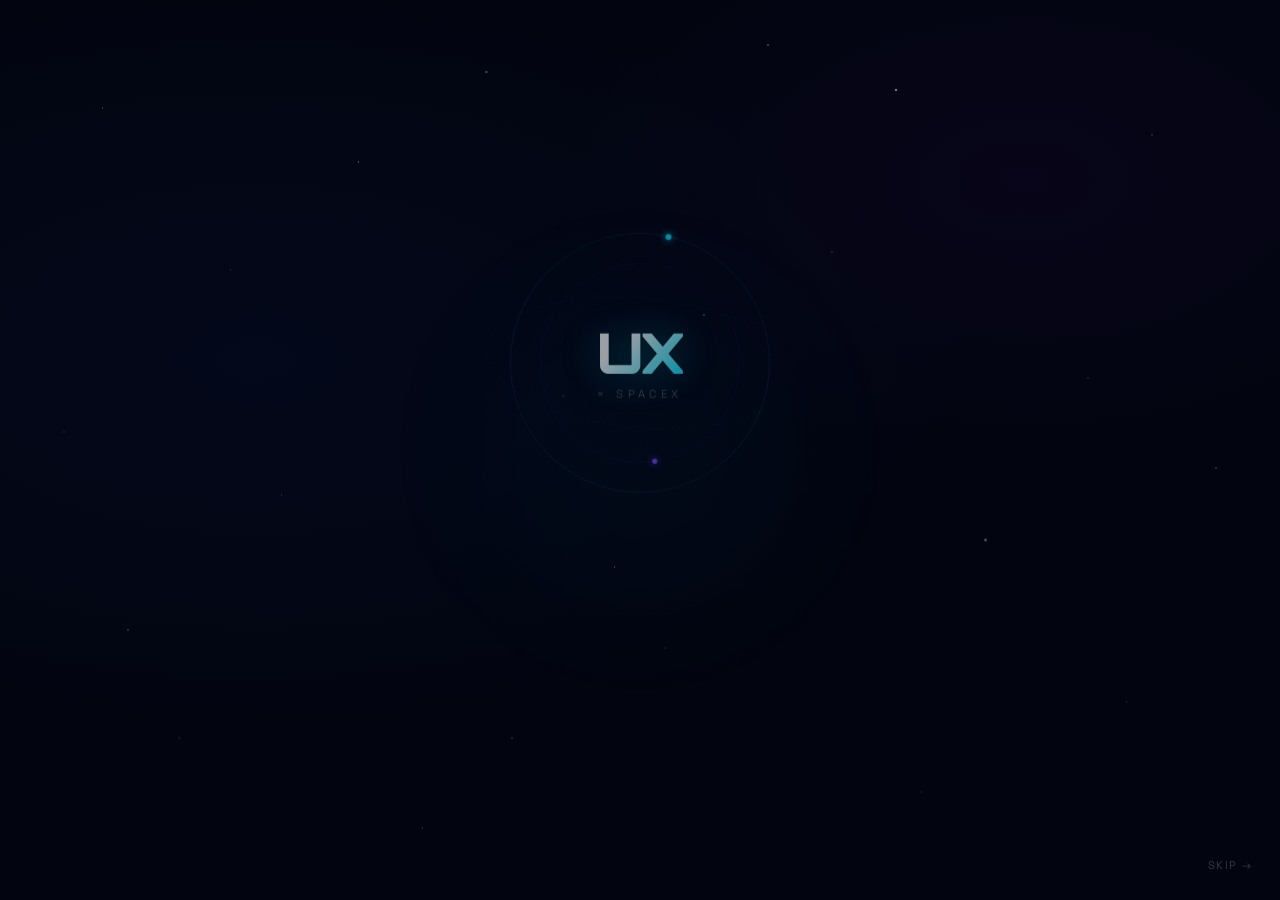
<file: index.html>
<!DOCTYPE html>
<html lang="en">
<head>
  <meta charset="UTF-8">
  <meta name="viewport" content="width=device-width, initial-scale=1.0">
  <title>UberX × SpaceX YHONY ALEXANDER GRAJALES DELGADO</title>
  <meta http-equiv="refresh" content="0; url=screens/splash.html">
</head>
<body>
  <p>Redirecting to <a href="screens/splash.html">Splash</a>...</p>
</body>
</html>
</file>
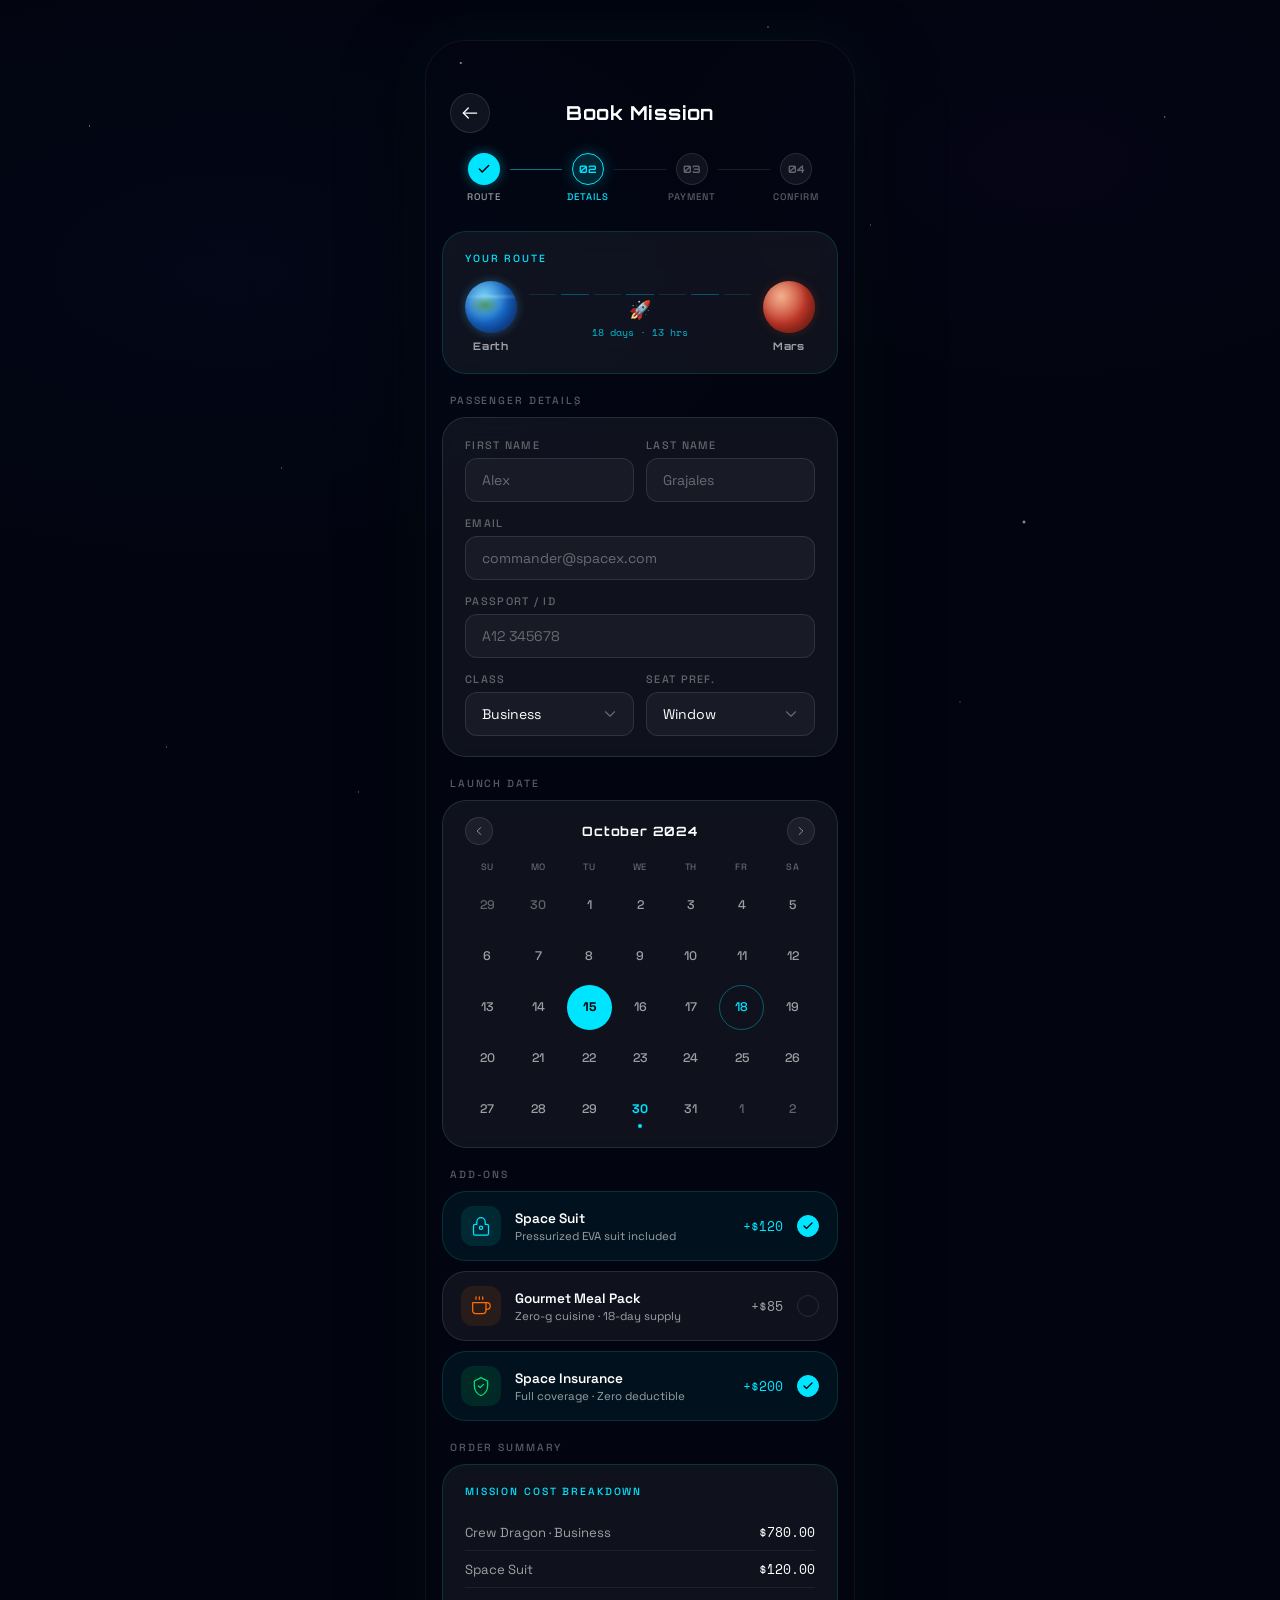
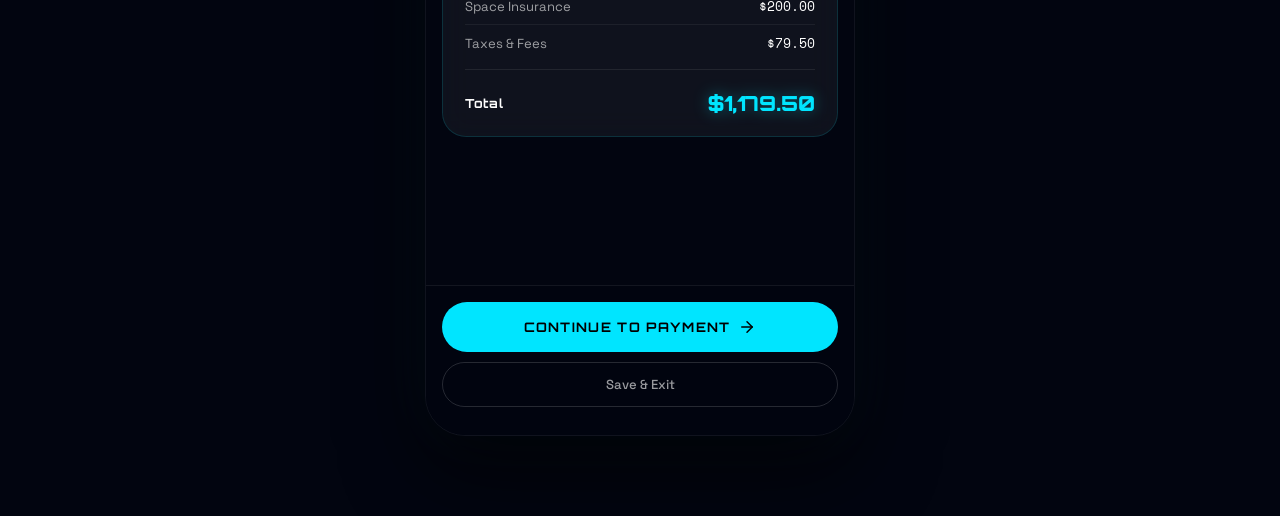
<file: screens/booking.html>
<!DOCTYPE html>
<html lang="es">
<head>
  <meta charset="UTF-8">
  <meta name="viewport" content="width=device-width, initial-scale=1.0">
  <title>Booking — UberX × SpaceX</title>
  <link rel="preconnect" href="https://fonts.googleapis.com">
  <link rel="preconnect" href="https://fonts.gstatic.com" crossorigin>
  <link href="https://fonts.googleapis.com/css2?family=Orbitron:wght@400;700;900&family=Space+Grotesk:wght@300;400;500;600;700&family=Space+Mono:wght@400;700&display=swap" rel="stylesheet">
  <style>
    
    :root {
      --accent:      #00e5ff;
      --accent-2:    #7c4dff;
      --accent-w:    #ff6d00;
      --accent-ok:   #00e676;
      --space-deep:  #020510;
      --glass:       rgba(255,255,255,0.055);
      --glass-md:    rgba(255,255,255,0.09);
      --glass-b:     rgba(255,255,255,0.10);
      --glass-ba:    rgba(0,229,255,0.14);
      --blur:        14px;
      --blur-sm:     8px;
      --radius-xl:   24px;
      --radius-lg:   18px;
      --radius-md:   12px;
      --radius-f:    9999px;
      --font-d:      'Orbitron', sans-serif;
      --font-b:      'Space Grotesk', sans-serif;
      --font-m:      'Space Mono', monospace;
      --text-0:      #ffffff;
      --text-1:      rgba(255,255,255,.60);
      --text-2:      rgba(255,255,255,.35);
      --shadow-glow: 0 0 24px rgba(0,229,255,.22);
      --shadow-card: 0 8px 32px rgba(0,0,0,.45);
    }

    *, *::before, *::after { box-sizing: border-box; margin: 0; padding: 0; }
    html, body {
      font-family: var(--font-b);
      background: var(--space-deep);
      color: var(--text-0);
      min-height: 100vh;
      -webkit-font-smoothing: antialiased;
    }
    ul { list-style: none; }
    a  { color: inherit; text-decoration: none; }
    button { cursor: pointer; border: none; background: none; font: inherit; color: inherit; }

   
    .stars-bg {
      position: fixed; inset: 0; z-index: 0;
      background:
        radial-gradient(ellipse 65% 50% at 18% 30%, #0a1a5c18 0%, transparent 65%),
        radial-gradient(ellipse 50% 40% at 82% 18%, #2d005515 0%, transparent 60%),
        var(--space-deep);
    }
    .stars-bg::before {
      content: ''; position: absolute; inset: 0;
      background-image:
        radial-gradient(1px 1px at  7% 14%, rgba(255,255,255,.7) 0%, transparent 100%),
        radial-gradient(1px 1px at 22% 52%, rgba(255,255,255,.5) 0%, transparent 100%),
        radial-gradient(1.5px 1.5px at 36%  7%, rgba(255,255,255,.8) 0%, transparent 100%),
        radial-gradient(1px 1px at 54% 70%, rgba(168,216,255,.6) 0%, transparent 100%),
        radial-gradient(1px 1px at 68% 25%, rgba(255,255,255,.6) 0%, transparent 100%),
        radial-gradient(2px 2px at 80% 58%, rgba(255,255,255,.8) 0%, transparent 100%),
        radial-gradient(1px 1px at 91% 13%, rgba(255,255,255,.7) 0%, transparent 100%),
        radial-gradient(1px 1px at 13% 83%, rgba(255,255,255,.5) 0%, transparent 100%),
        radial-gradient(1px 1px at 45% 45%, rgba(200,230,255,.5) 0%, transparent 100%),
        radial-gradient(1px 1px at 60%  3%, rgba(255,255,255,.7) 0%, transparent 100%),
        radial-gradient(1px 1px at 28% 88%, rgba(255,255,255,.5) 0%, transparent 100%),
        radial-gradient(1px 1px at 75% 78%, rgba(255,255,255,.4) 0%, transparent 100%);
      animation: twinkle 4s ease-in-out infinite alternate;
    }
    @keyframes twinkle { 0%{opacity:.5} 100%{opacity:1} }


    .device {
      position: relative; z-index: 10;
      width: 100%; min-height: 100vh;
      display: flex; flex-direction: column;
    }
    @media (min-width: 1280px) {
      body { display: flex; align-items: flex-start; justify-content: center; padding: 40px 0 80px; }
      .device {
        width: 430px; min-height: 900px;
        border-radius: 40px; overflow: hidden;
        box-shadow: 0 32px 80px rgba(0,0,0,.7), 0 0 60px rgba(0,229,255,.06);
        border: 1px solid rgba(255,255,255,.06);
      }
    }

    .page {
      flex: 1;
      overflow-y: auto; overflow-x: hidden;
      scroll-behavior: smooth;
      -webkit-overflow-scrolling: touch;
      padding-bottom: 120px;
    }
    .page::-webkit-scrollbar { display: none; }

 
    .header {
      display: flex; align-items: center;
      gap: 14px;
      padding: 52px 24px 20px;
      animation: fadeInUp .45s ease both;
    }
    .header__back {
      width: 40px; height: 40px; flex-shrink: 0;
      background: var(--glass);
      border: 1px solid var(--glass-b);
      border-radius: 50%;
      backdrop-filter: blur(var(--blur-sm));
      display: flex; align-items: center; justify-content: center;
      color: var(--text-0);
      transition: background .2s;
    }
    .header__back:hover { background: var(--glass-md); }
    .header__back svg { width: 20px; height: 20px; }
    .header__title {
      font-family: var(--font-d);
      font-size: 1.2rem; font-weight: 700;
      letter-spacing: .04em;
      flex: 1; text-align: center;
    }
    .header__spacer { width: 40px; }

 
    .steps {
      display: flex; align-items: center; justify-content: center;
      gap: 0;
      padding: 0 32px 28px;
      animation: fadeInUp .45s .05s ease both;
    }
    .step {
      display: flex; flex-direction: column; align-items: center; gap: 6px;
      flex: 1;
    }
    .step__bubble {
      width: 32px; height: 32px; border-radius: 50%;
      display: flex; align-items: center; justify-content: center;
      font-family: var(--font-d); font-size: .65rem; font-weight: 700;
      position: relative; z-index: 1;
      transition: all .3s;
    }
    .step__bubble--done {
      background: var(--accent); color: #000;
      box-shadow: 0 0 12px rgba(0,229,255,.4);
    }
    .step__bubble--active {
      background: rgba(0,229,255,.15);
      border: 1.5px solid var(--accent);
      color: var(--accent);
      box-shadow: 0 0 16px rgba(0,229,255,.25);
    }
    .step__bubble--idle {
      background: var(--glass);
      border: 1px solid var(--glass-b);
      color: var(--text-2);
    }
    .step__label {
      font-size: .6rem; letter-spacing: .1em;
      text-transform: uppercase; font-weight: 500;
      color: var(--text-2);
    }
    .step--active .step__label { color: var(--accent); }
    .step--done   .step__label { color: var(--text-1); }
    .step__line {
      flex: 1; height: 1px;
      margin-bottom: 18px;
    }
    .step__line--done   { background: var(--accent); opacity: .5; }
    .step__line--idle   { background: var(--glass-b); }


    .route-card {
      margin: 0 16px 20px;
      padding: 20px 22px;
      background: var(--glass);
      border: 1px solid var(--glass-ba);
      border-radius: var(--radius-xl);
      backdrop-filter: blur(var(--blur));
      animation: fadeInUp .45s .1s ease both;
    }
    .route-card__eyebrow {
      font-size: .65rem; letter-spacing: .18em;
      text-transform: uppercase; color: var(--accent);
      font-weight: 500; margin-bottom: 16px;
    }
    .route-row {
      display: flex; align-items: center; gap: 12px;
    }
    .route-planet {
      display: flex; flex-direction: column; align-items: center; gap: 6px;
      flex-shrink: 0;
    }
    .planet-circle {
      width: 52px; height: 52px; border-radius: 50%; position: relative; overflow: hidden;
    }
    .planet-circle::after {
      content: ''; position: absolute; inset: 0; border-radius: 50%;
      background: radial-gradient(circle at 30% 28%, rgba(255,255,255,.22) 0%, transparent 55%);
    }
    .pc-earth {
      background: radial-gradient(ellipse at 38% 32%, #4fc3f7 0%, #1565c0 50%, #0d2b6b 100%);
      box-shadow: 0 0 10px rgba(79,195,247,.3), inset -4px -4px 10px rgba(13,43,107,.5);
    }
    .pc-earth::before {
      content: ''; position: absolute; inset: 0; border-radius: 50%;
      background:
        radial-gradient(ellipse 28% 18% at 38% 46%, rgba(46,125,50,.85) 0%, transparent 100%),
        radial-gradient(ellipse 70% 6%  at 55% 30%, rgba(255,255,255,.2) 0%, transparent 100%);
    }
    .pc-mars {
      background: radial-gradient(ellipse at 36% 30%, #ef9a6e 0%, #c0392b 50%, #6b1a10 100%);
      box-shadow: 0 0 10px rgba(192,57,43,.25), inset -4px -4px 10px rgba(107,26,16,.6);
    }
    .pc-mars::before {
      content: ''; position: absolute; inset: 0; border-radius: 50%;
      background: radial-gradient(ellipse 36% 14% at 50% 8%, rgba(255,255,255,.5) 0%, transparent 100%),
                  radial-gradient(circle 12% at 38% 48%, rgba(169,50,38,.6) 0%, transparent 100%);
    }
    .route-planet__name {
      font-family: var(--font-d); font-size: .65rem; font-weight: 700;
      letter-spacing: .06em; color: var(--text-1);
    }
    /* Dotted path between planets */
    .route-path {
      flex: 1; display: flex; flex-direction: column; align-items: center; gap: 6px;
    }
    .route-path__dots {
      display: flex; align-items: center; gap: 5px; width: 100%;
    }
    .route-path__dot {
      flex: 1; height: 1.5px; border-radius: 1px;
      background: var(--accent); opacity: .3;
    }
    .route-path__dot:nth-child(odd) { opacity: .15; }
    .route-path__ship-icon { font-size: 18px; line-height: 1; }
    .route-path__duration {
      font-family: var(--font-m); font-size: .62rem;
      color: var(--accent); opacity: .8; text-align: center;
    }


    .section-label {
      padding: 0 24px;
      font-size: .65rem; letter-spacing: .18em;
      text-transform: uppercase; color: var(--text-2);
      font-weight: 500; margin-bottom: 10px;
    }


    .form-block {
      margin: 0 16px 20px;
      padding: 20px 22px;
      background: var(--glass);
      border: 1px solid var(--glass-b);
      border-radius: var(--radius-xl);
      backdrop-filter: blur(var(--blur));
      display: flex; flex-direction: column; gap: 14px;
      animation: fadeInUp .45s .15s ease both;
    }
    .field {
      display: flex; flex-direction: column; gap: 6px;
    }
    .field__label {
      font-size: .68rem; letter-spacing: .12em;
      text-transform: uppercase; color: var(--text-2);
      font-weight: 500;
    }
    .field__input {
      width: 100%;
      padding: 12px 16px;
      background: rgba(255,255,255,.04);
      border: 1px solid var(--glass-b);
      border-radius: var(--radius-md);
      color: var(--text-0);
      font-family: var(--font-b); font-size: .875rem;
      outline: none;
      transition: border-color .2s, box-shadow .2s;
    }
    .field__input::placeholder { color: var(--text-2); }
    .field__input:focus {
      border-color: rgba(0,229,255,.35);
      box-shadow: 0 0 0 3px rgba(0,229,255,.07);
    }
    .field__row { display: flex; gap: 12px; }
    .field__row .field { flex: 1; }

    /* SELECT custom */
    .field__select {
      width: 100%; padding: 12px 16px;
      background: rgba(255,255,255,.04);
      border: 1px solid var(--glass-b);
      border-radius: var(--radius-md);
      color: var(--text-0);
      font-family: var(--font-b); font-size: .875rem;
      outline: none; cursor: pointer;
      -webkit-appearance: none; appearance: none;
      background-image: url("data:image/svg+xml,%3Csvg xmlns='http://www.w3.org/2000/svg' viewBox='0 0 24 24' fill='none' stroke='rgba(255,255,255,.35)' stroke-width='1.5' stroke-linecap='round' stroke-linejoin='round'%3E%3Cpolyline points='6 9 12 15 18 9'/%3E%3C/svg%3E");
      background-repeat: no-repeat; background-position: right 14px center; background-size: 18px;
      transition: border-color .2s;
    }
    .field__select:focus { border-color: rgba(0,229,255,.35); }
    .field__select option { background: #08102a; color: #fff; }

 
    .date-grid {
      display: grid; grid-template-columns: repeat(7, 1fr); gap: 6px;
      padding: 16px 22px;
      margin: 0 16px 20px;
      background: var(--glass);
      border: 1px solid var(--glass-b);
      border-radius: var(--radius-xl);
      backdrop-filter: blur(var(--blur));
      animation: fadeInUp .45s .2s ease both;
    }
    .date-grid__month {
      grid-column: 1 / -1;
      display: flex; align-items: center; justify-content: space-between;
      margin-bottom: 10px;
    }
    .date-grid__month-name {
      font-family: var(--font-d); font-size: .8rem; font-weight: 700;
      letter-spacing: .06em;
    }
    .date-grid__nav {
      width: 28px; height: 28px; border-radius: 50%;
      background: var(--glass); border: 1px solid var(--glass-b);
      display: flex; align-items: center; justify-content: center;
      color: var(--text-1); cursor: pointer;
      transition: background .2s;
    }
    .date-grid__nav:hover { background: var(--glass-md); }
    .date-grid__nav svg { width: 14px; height: 14px; }
    .day-name {
      text-align: center; font-size: .58rem; letter-spacing: .08em;
      text-transform: uppercase; color: var(--text-2); font-weight: 500;
      padding-bottom: 4px;
    }
    .day-cell {
      aspect-ratio: 1; border-radius: 50%;
      display: flex; align-items: center; justify-content: center;
      font-size: .78rem; font-weight: 500;
      color: var(--text-1); cursor: pointer;
      transition: background .15s, color .15s;
      position: relative;
    }
    .day-cell:hover { background: var(--glass-md); color: var(--text-0); }
    .day-cell--past  { color: var(--text-2); cursor: default; }
    .day-cell--today {
      color: var(--accent);
      font-weight: 700;
    }
    .day-cell--today::after {
      content: ''; position: absolute;
      bottom: 3px; left: 50%; transform: translateX(-50%);
      width: 4px; height: 4px; border-radius: 50%;
      background: var(--accent);
    }
   
    .day-radio { display: none; }
    .day-radio:checked + .day-cell {
      background: var(--accent);
      color: #000;
      font-weight: 700;
    }

    .day-cell--selected {
      background: var(--accent);
      color: #000;
      font-weight: 700;
    }
    .day-cell--launch {
      border: 1px solid rgba(0,229,255,.35);
      color: var(--accent);
    }

    
    .extras-list {
      margin: 0 16px 20px;
      display: flex; flex-direction: column; gap: 10px;
      animation: fadeInUp .45s .25s ease both;
    }
  
    .extra-toggle { display: none; }
    .extra-card {
      display: flex; align-items: center; gap: 14px;
      padding: 14px 18px;
      background: var(--glass);
      border: 1px solid var(--glass-b);
      border-radius: var(--radius-xl);
      backdrop-filter: blur(var(--blur));
      cursor: pointer;
      transition: border-color .2s, background .2s;
      user-select: none;
    }
    .extra-toggle:checked + .extra-card {
      border-color: var(--glass-ba);
      background: rgba(0,229,255,.06);
    }
    .extra-card:hover { background: var(--glass-md); }
    .extra-card__icon {
      width: 40px; height: 40px; flex-shrink: 0; border-radius: var(--radius-md);
      display: flex; align-items: center; justify-content: center;
    }
    .extra-card__icon svg { width: 20px; height: 20px; }
    .extra-card--suit   .extra-card__icon { background: rgba(0,229,255,.1); color: var(--accent); }
    .extra-card--meal   .extra-card__icon { background: rgba(255,109,0,.1); color: var(--accent-w); }
    .extra-card--insurance .extra-card__icon { background: rgba(0,230,118,.1); color: var(--accent-ok); }
    .extra-card__info { flex: 1; }
    .extra-card__name {
      font-size: .85rem; font-weight: 600; margin-bottom: 2px;
    }
    .extra-card__desc {
      font-size: .72rem; color: var(--text-1);
    }
    .extra-card__price {
      font-family: var(--font-m); font-size: .8rem;
      color: var(--text-1); flex-shrink: 0;
    }
    .extra-toggle:checked + .extra-card .extra-card__price {
      color: var(--accent);
    }

    .extra-card__check {
      width: 22px; height: 22px; flex-shrink: 0;
      border-radius: 50%;
      border: 1.5px solid var(--glass-b);
      display: flex; align-items: center; justify-content: center;
      transition: border-color .2s, background .2s;
    }
    .extra-toggle:checked + .extra-card .extra-card__check {
      background: var(--accent);
      border-color: var(--accent);
    }
    .extra-card__check svg {
      width: 12px; height: 12px;
      color: #000; opacity: 0;
      transition: opacity .2s;
    }
    .extra-toggle:checked + .extra-card .extra-card__check svg {
      opacity: 1;
    }

  
    .summary-card {
      margin: 0 16px 28px;
      padding: 20px 22px;
      background: var(--glass);
      border: 1px solid var(--glass-ba);
      border-radius: var(--radius-xl);
      backdrop-filter: blur(var(--blur));
      animation: fadeInUp .45s .3s ease both;
    }
    .summary-card__eyebrow {
      font-size: .65rem; letter-spacing: .18em;
      text-transform: uppercase; color: var(--accent);
      font-weight: 500; margin-bottom: 16px;
    }
    .summary-row {
      display: flex; align-items: center; justify-content: space-between;
      padding: 8px 0;
    }
    .summary-row + .summary-row {
      border-top: 1px solid rgba(255,255,255,.06);
    }
    .summary-row__label { font-size: .82rem; color: var(--text-1); }
    .summary-row__val   { font-family: var(--font-m); font-size: .82rem; color: var(--text-0); }
    .summary-divider    { height: 1px; background: rgba(255,255,255,.08); margin: 8px 0; }
    .summary-total {
      display: flex; align-items: center; justify-content: space-between;
      padding-top: 12px;
    }
    .summary-total__label {
      font-family: var(--font-d); font-size: .78rem; font-weight: 700;
      letter-spacing: .06em;
    }
    .summary-total__amount {
      font-family: var(--font-d); font-size: 1.3rem; font-weight: 900;
      color: var(--accent);
      filter: drop-shadow(0 0 8px rgba(0,229,255,.35));
    }


    .footer-cta {
      position: sticky; bottom: 0;
      padding: 16px 16px 28px;
      background: rgba(2,5,16,.9);
      backdrop-filter: blur(20px);
      border-top: 1px solid rgba(255,255,255,.07);
      display: flex; flex-direction: column; gap: 10px;
      z-index: 100;
    }
    .btn-primary {
      width: 100%; padding: 16px;
      background: var(--accent);
      border: none; border-radius: var(--radius-f);
      font-family: var(--font-d); font-size: .82rem; font-weight: 700;
      letter-spacing: .1em; text-transform: uppercase;
      color: #000; cursor: pointer;
      transition: box-shadow .2s, transform .15s;
      display: flex; align-items: center; justify-content: center; gap: 8px;
      text-decoration: none;
    }
    .btn-primary:hover { box-shadow: var(--shadow-glow); transform: translateY(-1px); }
    .btn-primary:active { transform: scale(.98); }
    .btn-primary svg { width: 18px; height: 18px; }
    .btn-secondary {
      width: 100%; padding: 13px;
      background: transparent;
      border: 1px solid rgba(255,255,255,.15);
      border-radius: var(--radius-f);
      font-family: var(--font-b); font-size: .82rem; font-weight: 500;
      color: var(--text-1); cursor: pointer;
      transition: border-color .2s, color .2s;
      text-align: center; text-decoration: none; display: block;
    }
    .btn-secondary:hover { border-color: rgba(255,255,255,.3); color: var(--text-0); }


    @keyframes fadeInUp {
      from { opacity: 0; transform: translateY(18px); }
      to   { opacity: 1; transform: translateY(0); }
    }


    @media (max-width: 480px) {
      .header { padding-top: 40px; }
      .date-grid { padding: 14px 16px; }
    }
  </style>
</head>
<body>

  <div class="stars-bg" aria-hidden="true"></div>

  <div class="device">
    <main class="page">

      <!-- HEADER -->
      <header class="header">
        <a href="travel.html" class="header__back" aria-label="Volver a Travel">
          <svg viewBox="0 0 24 24" fill="none" stroke="currentColor" stroke-width="1.5" stroke-linecap="round" stroke-linejoin="round" aria-hidden="true">
            <line x1="20" y1="12" x2="4" y2="12"/><polyline points="10 18 4 12 10 6"/>
          </svg>
        </a>
        <h1 class="header__title">Book Mission</h1>
        <div class="header__spacer" aria-hidden="true"></div>
      </header>

    
      <nav class="steps" aria-label="Pasos de reserva">
        <div class="step step--done" aria-label="Paso 1 completado: Route">
          <div class="step__bubble step__bubble--done">
            <svg width="14" height="14" viewBox="0 0 24 24" fill="none" stroke="currentColor" stroke-width="2.5" stroke-linecap="round" stroke-linejoin="round" aria-hidden="true"><polyline points="20 6 9 17 4 12"/></svg>
          </div>
          <span class="step__label">Route</span>
        </div>
        <div class="step__line step__line--done" aria-hidden="true"></div>
        <div class="step step--active" aria-current="step" aria-label="Paso 2 actual: Details">
          <div class="step__bubble step__bubble--active">02</div>
          <span class="step__label">Details</span>
        </div>
        <div class="step__line step__line--idle" aria-hidden="true"></div>
        <div class="step step--idle" aria-label="Paso 3 pendiente: Payment">
          <div class="step__bubble step__bubble--idle">03</div>
          <span class="step__label">Payment</span>
        </div>
        <div class="step__line step__line--idle" aria-hidden="true"></div>
        <div class="step step--idle" aria-label="Paso 4 pendiente: Confirm">
          <div class="step__bubble step__bubble--idle">04</div>
          <span class="step__label">Confirm</span>
        </div>
      </nav>

     
      <div class="route-card" role="region" aria-label="Resumen de ruta">
        <p class="route-card__eyebrow">Your route</p>
        <div class="route-row">
          <div class="route-planet">
            <div class="planet-circle pc-earth"></div>
            <span class="route-planet__name">Earth</span>
          </div>
          <div class="route-path" aria-hidden="true">
            <div class="route-path__dots">
              <div class="route-path__dot"></div>
              <div class="route-path__dot"></div>
              <div class="route-path__dot"></div>
              <div class="route-path__dot"></div>
              <div class="route-path__dot"></div>
              <div class="route-path__dot"></div>
              <div class="route-path__dot"></div>
            </div>
            <span class="route-path__ship-icon">🚀</span>
            <span class="route-path__duration">18 days · 13 hrs</span>
          </div>
          <div class="route-planet">
            <div class="planet-circle pc-mars"></div>
            <span class="route-planet__name">Mars</span>
          </div>
        </div>
      </div>

    
      <p class="section-label">Passenger details</p>
      <div class="form-block" role="form" aria-label="Datos del pasajero">
        <div class="field__row">
          <div class="field">
            <label class="field__label" for="first-name">First name</label>
            <input class="field__input" id="first-name" type="text" placeholder="Alex" autocomplete="given-name">
          </div>
          <div class="field">
            <label class="field__label" for="last-name">Last name</label>
            <input class="field__input" id="last-name" type="text" placeholder="Grajales" autocomplete="family-name">
          </div>
        </div>
        <div class="field">
          <label class="field__label" for="email">Email</label>
          <input class="field__input" id="email" type="email" placeholder="commander@spacex.com" autocomplete="email">
        </div>
        <div class="field">
          <label class="field__label" for="passport">Passport / ID</label>
          <input class="field__input" id="passport" type="text" placeholder="A12 345678">
        </div>
        <div class="field__row">
          <div class="field">
            <label class="field__label" for="seat-class">Class</label>
            <select class="field__select" id="seat-class" aria-label="Clase del asiento">
              <option value="economy">Economy</option>
              <option value="business" selected>Business</option>
              <option value="first">First Class</option>
            </select>
          </div>
          <div class="field">
            <label class="field__label" for="seat">Seat pref.</label>
            <select class="field__select" id="seat" aria-label="Preferencia de asiento">
              <option value="window" selected>Window</option>
              <option value="aisle">Aisle</option>
              <option value="any">Any</option>
            </select>
          </div>
        </div>
      </div>

   
      <p class="section-label">Launch date</p>
      <div class="date-grid" role="group" aria-label="Seleccionar fecha de lanzamiento">
      
        <div class="date-grid__month">
          <button class="date-grid__nav" aria-label="Mes anterior">
            <svg viewBox="0 0 24 24" fill="none" stroke="currentColor" stroke-width="1.5" stroke-linecap="round" stroke-linejoin="round" aria-hidden="true"><polyline points="15 18 9 12 15 6"/></svg>
          </button>
          <span class="date-grid__month-name">October 2024</span>
          <button class="date-grid__nav" aria-label="Mes siguiente">
            <svg viewBox="0 0 24 24" fill="none" stroke="currentColor" stroke-width="1.5" stroke-linecap="round" stroke-linejoin="round" aria-hidden="true"><polyline points="9 18 15 12 9 6"/></svg>
          </button>
        </div>
      
        <div class="day-name">Su</div>
        <div class="day-name">Mo</div>
        <div class="day-name">Tu</div>
        <div class="day-name">We</div>
        <div class="day-name">Th</div>
        <div class="day-name">Fr</div>
        <div class="day-name">Sa</div>
     
        <div class="day-cell day-cell--past">29</div>
        <div class="day-cell day-cell--past">30</div>
        <input class="day-radio" type="radio" name="day" id="d1"><label class="day-cell" for="d1">1</label>
        <input class="day-radio" type="radio" name="day" id="d2"><label class="day-cell" for="d2">2</label>
        <input class="day-radio" type="radio" name="day" id="d3"><label class="day-cell" for="d3">3</label>
        <input class="day-radio" type="radio" name="day" id="d4"><label class="day-cell" for="d4">4</label>
        <input class="day-radio" type="radio" name="day" id="d5"><label class="day-cell" for="d5">5</label>
      
        <input class="day-radio" type="radio" name="day" id="d6"><label class="day-cell" for="d6">6</label>
        <input class="day-radio" type="radio" name="day" id="d7"><label class="day-cell" for="d7">7</label>
        <input class="day-radio" type="radio" name="day" id="d8"><label class="day-cell" for="d8">8</label>
        <input class="day-radio" type="radio" name="day" id="d9"><label class="day-cell" for="d9">9</label>
        <input class="day-radio" type="radio" name="day" id="d10"><label class="day-cell" for="d10">10</label>
        <input class="day-radio" type="radio" name="day" id="d11"><label class="day-cell" for="d11">11</label>
        <input class="day-radio" type="radio" name="day" id="d12"><label class="day-cell" for="d12">12</label>
        
        <input class="day-radio" type="radio" name="day" id="d13"><label class="day-cell" for="d13">13</label>
        <input class="day-radio" type="radio" name="day" id="d14"><label class="day-cell" for="d14">14</label>
        <input class="day-radio" type="radio" name="day" id="d15" checked><label class="day-cell day-cell--selected" for="d15">15</label>
        <input class="day-radio" type="radio" name="day" id="d16"><label class="day-cell" for="d16">16</label>
        <input class="day-radio" type="radio" name="day" id="d17"><label class="day-cell" for="d17">17</label>
        <input class="day-radio" type="radio" name="day" id="d18"><label class="day-cell day-cell--launch" for="d18">18</label>
        <input class="day-radio" type="radio" name="day" id="d19"><label class="day-cell" for="d19">19</label>
       
        <input class="day-radio" type="radio" name="day" id="d20"><label class="day-cell" for="d20">20</label>
        <input class="day-radio" type="radio" name="day" id="d21"><label class="day-cell" for="d21">21</label>
        <input class="day-radio" type="radio" name="day" id="d22"><label class="day-cell" for="d22">22</label>
        <input class="day-radio" type="radio" name="day" id="d23"><label class="day-cell" for="d23">23</label>
        <input class="day-radio" type="radio" name="day" id="d24"><label class="day-cell" for="d24">24</label>
        <input class="day-radio" type="radio" name="day" id="d25"><label class="day-cell" for="d25">25</label>
        <input class="day-radio" type="radio" name="day" id="d26"><label class="day-cell" for="d26">26</label>
       
        <input class="day-radio" type="radio" name="day" id="d27"><label class="day-cell" for="d27">27</label>
        <input class="day-radio" type="radio" name="day" id="d28"><label class="day-cell" for="d28">28</label>
        <input class="day-radio" type="radio" name="day" id="d29"><label class="day-cell" for="d29">29</label>
        <input class="day-radio" type="radio" name="day" id="d30"><label class="day-cell day-cell--today" for="d30">30</label>
        <input class="day-radio" type="radio" name="day" id="d31"><label class="day-cell" for="d31">31</label>
        <div class="day-cell day-cell--past" aria-hidden="true">1</div>
        <div class="day-cell day-cell--past" aria-hidden="true">2</div>
      </div>

   
      <p class="section-label">Add-ons</p>
      <div class="extras-list" role="group" aria-label="Extras opcionales">

        <input class="extra-toggle" type="checkbox" id="extra-suit" checked>
        <label class="extra-card extra-card--suit" for="extra-suit">
          <div class="extra-card__icon">
            <svg viewBox="0 0 24 24" fill="none" stroke="currentColor" stroke-width="1.5" stroke-linecap="round" stroke-linejoin="round" aria-hidden="true">
              <path d="M12 2a5 5 0 0 0-5 5v3H5a2 2 0 0 0-2 2v9a2 2 0 0 0 2 2h14a2 2 0 0 0 2-2v-9a2 2 0 0 0-2-2h-2V7a5 5 0 0 0-5-5z"/>
              <circle cx="12" cy="14" r="2"/>
            </svg>
          </div>
          <div class="extra-card__info">
            <p class="extra-card__name">Space Suit</p>
            <p class="extra-card__desc">Pressurized EVA suit included</p>
          </div>
          <span class="extra-card__price">+$120</span>
          <div class="extra-card__check">
            <svg viewBox="0 0 24 24" fill="none" stroke="currentColor" stroke-width="2.5" stroke-linecap="round" stroke-linejoin="round" aria-hidden="true"><polyline points="20 6 9 17 4 12"/></svg>
          </div>
        </label>

        <input class="extra-toggle" type="checkbox" id="extra-meal">
        <label class="extra-card extra-card--meal" for="extra-meal">
          <div class="extra-card__icon">
            <svg viewBox="0 0 24 24" fill="none" stroke="currentColor" stroke-width="1.5" stroke-linecap="round" stroke-linejoin="round" aria-hidden="true">
              <path d="M18 8h1a4 4 0 0 1 0 8h-1"/>
              <path d="M2 8h16v9a4 4 0 0 1-4 4H6a4 4 0 0 1-4-4V8z"/>
              <line x1="6" y1="1" x2="6" y2="4"/>
              <line x1="10" y1="1" x2="10" y2="4"/>
              <line x1="14" y1="1" x2="14" y2="4"/>
            </svg>
          </div>
          <div class="extra-card__info">
            <p class="extra-card__name">Gourmet Meal Pack</p>
            <p class="extra-card__desc">Zero-g cuisine · 18-day supply</p>
          </div>
          <span class="extra-card__price">+$85</span>
          <div class="extra-card__check">
            <svg viewBox="0 0 24 24" fill="none" stroke="currentColor" stroke-width="2.5" stroke-linecap="round" stroke-linejoin="round" aria-hidden="true"><polyline points="20 6 9 17 4 12"/></svg>
          </div>
        </label>

        <input class="extra-toggle" type="checkbox" id="extra-insurance" checked>
        <label class="extra-card extra-card--insurance" for="extra-insurance">
          <div class="extra-card__icon">
            <svg viewBox="0 0 24 24" fill="none" stroke="currentColor" stroke-width="1.5" stroke-linecap="round" stroke-linejoin="round" aria-hidden="true">
              <path d="M12 2L4 6v6c0 5.25 3.5 10.15 8 11.5C16.5 22.15 20 17.25 20 12V6L12 2z"/>
              <polyline points="9 12 11 14 15 10"/>
            </svg>
          </div>
          <div class="extra-card__info">
            <p class="extra-card__name">Space Insurance</p>
            <p class="extra-card__desc">Full coverage · Zero deductible</p>
          </div>
          <span class="extra-card__price">+$200</span>
          <div class="extra-card__check">
            <svg viewBox="0 0 24 24" fill="none" stroke="currentColor" stroke-width="2.5" stroke-linecap="round" stroke-linejoin="round" aria-hidden="true"><polyline points="20 6 9 17 4 12"/></svg>
          </div>
        </label>

      </div>

     
      <p class="section-label">Order summary</p>
      <div class="summary-card" role="region" aria-label="Resumen del pedido">
        <p class="summary-card__eyebrow">Mission cost breakdown</p>

        <div class="summary-row">
          <span class="summary-row__label">Crew Dragon · Business</span>
          <span class="summary-row__val">$780.00</span>
        </div>
        <div class="summary-row">
          <span class="summary-row__label">Space Suit</span>
          <span class="summary-row__val">$120.00</span>
        </div>
        <div class="summary-row">
          <span class="summary-row__label">Space Insurance</span>
          <span class="summary-row__val">$200.00</span>
        </div>
        <div class="summary-row">
          <span class="summary-row__label">Taxes & Fees</span>
          <span class="summary-row__val">$79.50</span>
        </div>
        <div class="summary-divider" aria-hidden="true"></div>
        <div class="summary-total">
          <span class="summary-total__label">Total</span>
          <span class="summary-total__amount">$1,179.50</span>
        </div>
      </div>

    </main>

  
    <footer class="footer-cta">
      <a href="payment-methods.html" class="btn-primary" role="button">
        Continue to Payment
        <svg viewBox="0 0 24 24" fill="none" stroke="currentColor" stroke-width="2" stroke-linecap="round" stroke-linejoin="round" aria-hidden="true">
          <line x1="5" y1="12" x2="19" y2="12"/>
          <polyline points="12 5 19 12 12 19"/>
        </svg>
      </a>
      <a href="travel.html" class="btn-secondary">Save & Exit</a>
    </footer>

  </div>

</body>
</html>
</file>
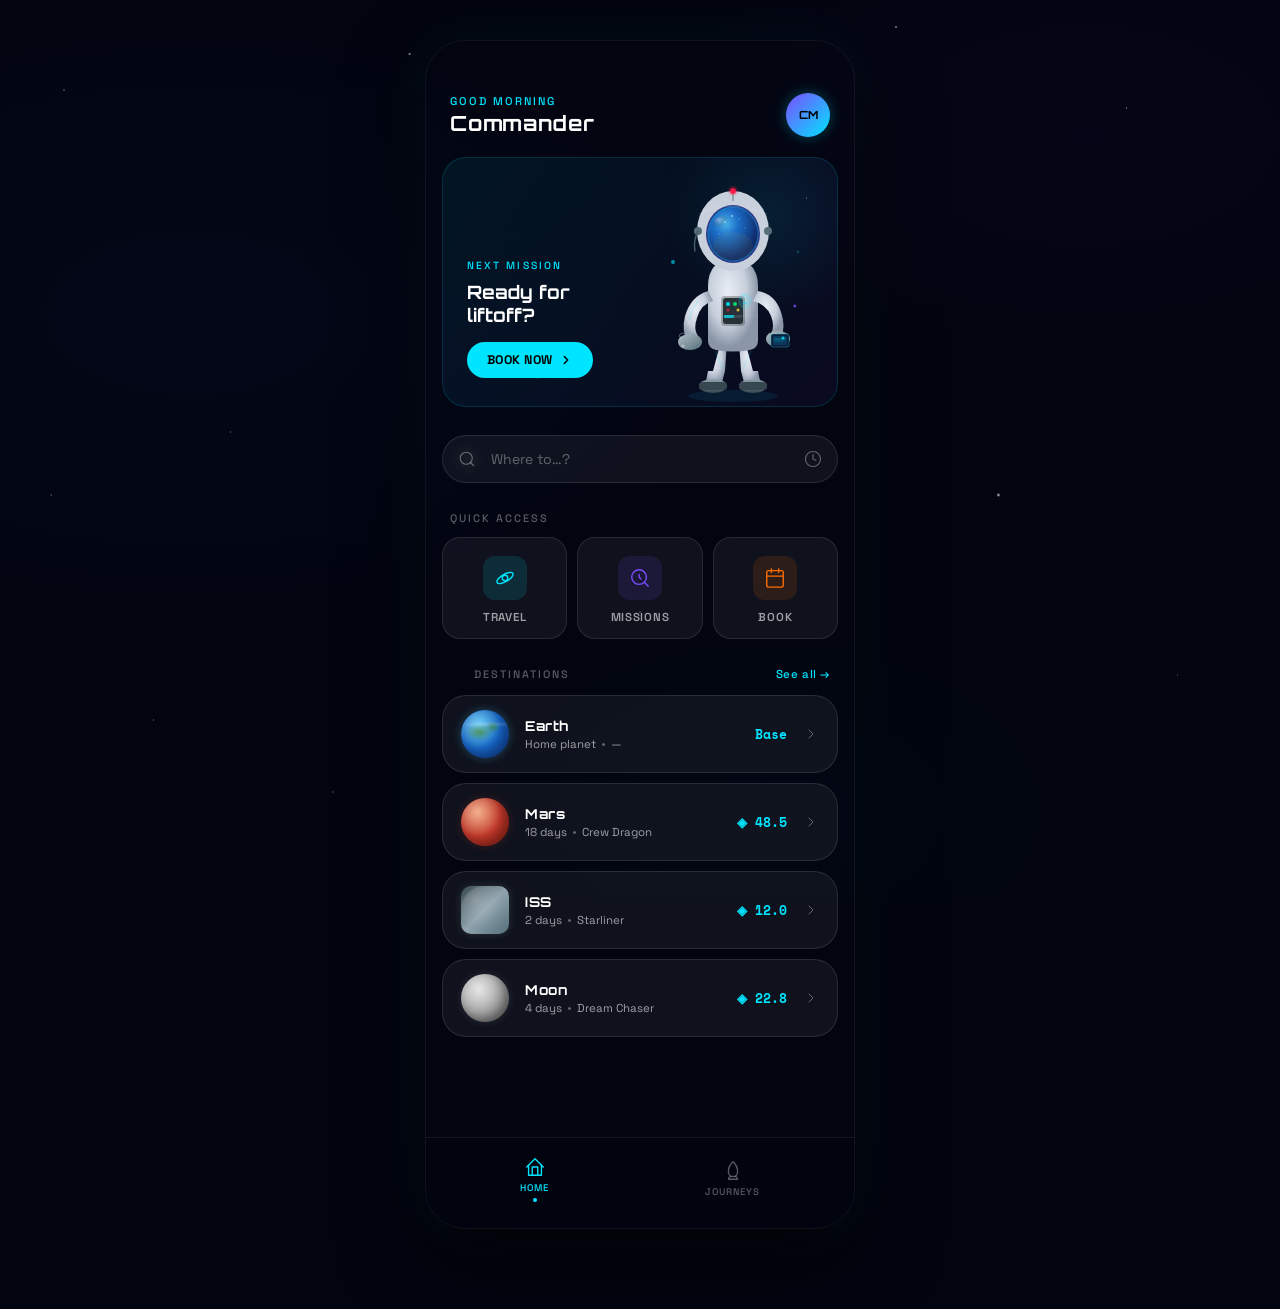
<file: screens/home.html>
<!DOCTYPE html>
<html lang="es">
<head>
  <meta charset="UTF-8">
  <meta name="viewport" content="width=device-width, initial-scale=1.0">
  <title>UberX × SpaceX — Home</title>
  <link rel="preconnect" href="https://fonts.googleapis.com">
  <link rel="preconnect" href="https://fonts.gstatic.com" crossorigin>
  <link href="https://fonts.googleapis.com/css2?family=Orbitron:wght@400;700;900&family=Space+Grotesk:wght@300;400;500;600;700&family=Space+Mono&display=swap" rel="stylesheet">
  <style>
   
    :root {
      --accent:     #00e5ff;
      --accent-2:   #7c4dff;
      --accent-w:   #ff6d00;
      --space-deep: #020510;
      --space-mid:  #08102a;
      --glass:      rgba(255,255,255,0.055);
      --glass-md:   rgba(255,255,255,0.09);
      --glass-b:    rgba(255,255,255,0.10);
      --blur:       14px;
      --blur-sm:    8px;
      --radius-xl:  24px;
      --radius-lg:  18px;
      --radius-md:  12px;
      --radius-f:   9999px;
      --font-d:     'Orbitron', sans-serif;
      --font-b:     'Space Grotesk', sans-serif;
      --font-m:     'Space Mono', monospace;
      --text-0:     #ffffff;
      --text-1:     rgba(255,255,255,.60);
      --text-2:     rgba(255,255,255,.35);
      --shadow-glow: 0 0 20px rgba(0,229,255,.2);
    }
    *, *::before, *::after { box-sizing: border-box; margin: 0; padding: 0; }
    html, body {
      font-family: var(--font-b);
      background: var(--space-deep);
      color: var(--text-0);
      min-height: 100vh;
      -webkit-font-smoothing: antialiased;
    }
    ul { list-style: none; }
    a  { color: inherit; text-decoration: none; }
    button { cursor: pointer; border: none; background: none; font: inherit; color: inherit; }

    
    .stars-bg {
      position: fixed; inset: 0; z-index: 0;
      background:
        radial-gradient(ellipse 70% 55% at 15% 35%, #0a1a5c1a 0%, transparent 65%),
        radial-gradient(ellipse 55% 45% at 85% 15%, #2d005518 0%, transparent 60%),
        radial-gradient(ellipse 40% 35% at 60% 90%, #001a3018 0%, transparent 60%),
        var(--space-deep);
    }
    .stars-bg::before {
      content: ''; position: absolute; inset: 0;
      background-image:
        radial-gradient(1px 1px at 5%  10%, rgba(255,255,255,.7) 0%, transparent 100%),
        radial-gradient(1px 1px at 18% 48%, rgba(255,255,255,.5) 0%, transparent 100%),
        radial-gradient(1.5px 1.5px at 32% 6%, rgba(255,255,255,.8) 0%, transparent 100%),
        radial-gradient(1px 1px at 50% 68%, rgba(168,216,255,.6) 0%, transparent 100%),
        radial-gradient(1px 1px at 63% 22%, rgba(255,255,255,.6) 0%, transparent 100%),
        radial-gradient(2px 2px at 78% 55%, rgba(255,255,255,.8) 0%, transparent 100%),
        radial-gradient(1px 1px at 88% 12%, rgba(255,255,255,.7) 0%, transparent 100%),
        radial-gradient(1px 1px at 12% 80%, rgba(255,255,255,.5) 0%, transparent 100%),
        radial-gradient(1px 1px at 42% 42%, rgba(200,230,255,.5) 0%, transparent 100%),
        radial-gradient(1px 1px at 92% 75%, rgba(255,255,255,.4) 0%, transparent 100%),
        radial-gradient(1px 1px at 26% 88%, rgba(255,255,255,.5) 0%, transparent 100%),
        radial-gradient(1.5px 1.5px at 70% 3%, rgba(255,255,255,.7) 0%, transparent 100%),
        radial-gradient(1px 1px at 55% 33%, rgba(255,255,255,.4) 0%, transparent 100%),
        radial-gradient(1px 1px at 4%  55%, rgba(255,255,255,.5) 0%, transparent 100%);
      animation: twinkle 4s ease-in-out infinite alternate;
    }
    @keyframes twinkle { 0%{opacity:.5} 100%{opacity:1} }

    /* =============================================
       DEVICE FRAME
       ============================================= */
    .device {
      position: relative; z-index: 10;
      width: 100%; min-height: 100vh;
      display: flex; flex-direction: column;
      overflow-x: hidden;
    }
    @media (min-width: 1280px) {
      body { display: flex; align-items: flex-start; justify-content: center; padding: 40px 0 80px; }
      .device {
        width: 430px; min-height: 900px;
        border-radius: 40px; overflow: hidden;
        box-shadow: 0 32px 80px rgba(0,0,0,.7), 0 0 60px rgba(0,229,255,.06);
        border: 1px solid rgba(255,255,255,.06);
      }
    }

  
    .page {
      flex: 1;
      overflow-y: auto;
      overflow-x: hidden;
      scroll-behavior: smooth;
      -webkit-overflow-scrolling: touch;
    }
    .page::-webkit-scrollbar { display: none; }

    
    .header {
      padding: 52px 24px 20px;
      display: flex;
      align-items: center;
      justify-content: space-between;
      animation: fadeInUp .5s ease both;
    }
    .header__greet {
      display: flex; flex-direction: column; gap: 2px;
    }
    .header__sub {
      font-size: .7rem;
      letter-spacing: .18em;
      text-transform: uppercase;
      color: var(--accent);
      font-weight: 500;
    }
    .header__name {
      font-family: var(--font-d);
      font-size: 1.3rem;
      font-weight: 700;
      letter-spacing: .04em;
    }
    .header__avatar {
      width: 44px; height: 44px;
      border-radius: 50%;
      background: linear-gradient(135deg, var(--accent-2), var(--accent));
      display: flex; align-items: center; justify-content: center;
      font-family: var(--font-d);
      font-size: .7rem;
      font-weight: 700;
      color: #000;
      flex-shrink: 0;
      box-shadow: 0 0 14px rgba(0,229,255,.3);
    }

    
    .banner {
      margin: 0 16px 20px;
      padding: 16px 20px;
      background: var(--glass);
      border: 1px solid rgba(0,229,255,.14);
      border-radius: var(--radius-xl);
      backdrop-filter: blur(var(--blur));
      display: flex;
      align-items: center;
      gap: 16px;
      animation: fadeInUp .5s .1s ease both;
    }
    .banner__icon {
      width: 40px; height: 40px; flex-shrink: 0;
      background: rgba(0,229,255,.1);
      border-radius: 50%;
      display: flex; align-items: center; justify-content: center;
    }
    .banner__icon svg { width: 20px; height: 20px; color: var(--accent); }
    .banner__text h3 {
      font-family: var(--font-b);
      font-size: .8rem;
      font-weight: 600;
      color: var(--text-0);
      margin-bottom: 2px;
    }
    .banner__text p {
      font-size: .72rem;
      color: var(--text-1);
      line-height: 1.4;
    }

  
    .section-label {
      padding: 0 24px;
      font-size: .68rem;
      letter-spacing: .18em;
      text-transform: uppercase;
      color: var(--text-2);
      font-weight: 500;
      margin-bottom: 12px;
    }
    .quick-actions {
      display: grid;
      grid-template-columns: repeat(3, 1fr);
      gap: 10px;
      padding: 0 16px;
      margin-bottom: 28px;
      animation: fadeInUp .5s .2s ease both;
    }
    .qa-btn {
      background: var(--glass);
      border: 1px solid var(--glass-b);
      border-radius: var(--radius-lg);
      backdrop-filter: blur(var(--blur));
      padding: 18px 8px 14px;
      display: flex;
      flex-direction: column;
      align-items: center;
      gap: 10px;
      cursor: pointer;
      transition: border-color .2s, background .2s, transform .15s;
      text-decoration: none;
      color: var(--text-0);
    }
    .qa-btn:hover {
      background: var(--glass-md);
      border-color: rgba(0,229,255,.25);
      transform: translateY(-2px);
    }
    .qa-btn:active { transform: scale(.97); }
    .qa-btn__icon {
      width: 44px; height: 44px;
      border-radius: var(--radius-md);
      display: flex; align-items: center; justify-content: center;
    }
    .qa-btn__icon svg { width: 22px; height: 22px; }
    .qa-btn__label {
      font-size: .72rem;
      font-weight: 600;
      letter-spacing: .06em;
      text-transform: uppercase;
      color: var(--text-1);
    }
    .qa-btn--travel .qa-btn__icon { background: rgba(0,229,255,.12); color: var(--accent); }
    .qa-btn--explore .qa-btn__icon { background: rgba(124,77,255,.12); color: var(--accent-2); }
    .qa-btn--book   .qa-btn__icon { background: rgba(255,109,0,.12); color: var(--accent-w); }

    
    .search-wrap {
      padding: 0 16px;
      margin-bottom: 28px;
      position: relative;
      animation: fadeInUp .5s .3s ease both;
    }
    .search-wrap__icon {
      position: absolute;
      left: 32px; top: 50%;
      transform: translateY(-50%);
      width: 18px; height: 18px;
      color: var(--text-2);
      pointer-events: none;
    }
    .search-wrap__clock {
      position: absolute;
      right: 32px; top: 50%;
      transform: translateY(-50%);
      width: 18px; height: 18px;
      color: var(--text-2);
      pointer-events: none;
    }
    .search-input {
      width: 100%;
      padding: 14px 48px;
      background: var(--glass);
      border: 1px solid var(--glass-b);
      border-radius: var(--radius-f);
      color: var(--text-0);
      font-family: var(--font-b);
      font-size: .875rem;
      backdrop-filter: blur(var(--blur-sm));
      outline: none;
      transition: border-color .2s, box-shadow .2s;
    }
    .search-input::placeholder { color: var(--text-2); }
    .search-input:focus {
      border-color: rgba(0,229,255,.35);
      box-shadow: 0 0 0 3px rgba(0,229,255,.07);
    }

    
    .hero {
      padding: 0 16px 28px;
      animation: fadeInUp .5s .15s ease both;
    }
    .hero__card {
      position: relative;
      background: linear-gradient(135deg, rgba(0,229,255,.07) 0%, rgba(124,77,255,.07) 100%);
      border: 1px solid rgba(0,229,255,.15);
      border-radius: var(--radius-xl);
      overflow: hidden;
      padding: 28px 24px 0;
      min-height: 220px;
      display: flex;
      align-items: flex-end;
      justify-content: space-between;
    }

    .hero__card::before {
      content: '';
      position: absolute;
      width: 200px; height: 200px;
      border-radius: 50%;
      background: radial-gradient(circle, rgba(0,229,255,.08) 0%, transparent 70%);
      top: -40px; right: -30px;
      pointer-events: none;
    }

    .hero__copy {
      flex: 1;
      padding-bottom: 28px;
      z-index: 2;
    }
    .hero__eyebrow {
      font-size: .65rem;
      letter-spacing: .2em;
      text-transform: uppercase;
      color: var(--accent);
      font-weight: 500;
      margin-bottom: 8px;
    }
    .hero__headline {
      font-family: var(--font-d);
      font-size: 1.15rem;
      font-weight: 700;
      line-height: 1.25;
      margin-bottom: 16px;
    }
    .hero__cta {
      display: inline-flex;
      align-items: center;
      gap: 6px;
      padding: 10px 20px;
      background: var(--accent);
      border-radius: var(--radius-f);
      font-size: .78rem;
      font-weight: 700;
      color: #000;
      letter-spacing: .04em;
      text-transform: uppercase;
      transition: box-shadow .2s, transform .15s;
      text-decoration: none;
    }
    .hero__cta:hover { box-shadow: var(--shadow-glow); transform: translateY(-1px); }
    .hero__cta svg { width: 14px; height: 14px; }


    .hero__astro {
      width: 160px;
      flex-shrink: 0;
      z-index: 2;
      animation: float 3.5s ease-in-out infinite;
      transform-origin: center bottom;
      align-self: flex-end;
    }
    @keyframes float {
      0%, 100% { transform: translateY(0px) rotate(0deg); }
      33%       { transform: translateY(-10px) rotate(.8deg); }
      66%       { transform: translateY(-5px) rotate(-.5deg); }
    }

  
    .dest-header {
      display: flex;
      align-items: center;
      justify-content: space-between;
      padding: 0 24px;
      margin-bottom: 14px;
    }
    .dest-header__link {
      font-size: .72rem;
      color: var(--accent);
      font-weight: 500;
      letter-spacing: .05em;
    }
    .dest-list {
      padding: 0 16px;
      display: flex;
      flex-direction: column;
      gap: 10px;
      margin-bottom: 100px;
      animation: fadeInUp .5s .4s ease both;
    }
    .dest-item {
      background: var(--glass);
      border: 1px solid var(--glass-b);
      border-radius: var(--radius-xl);
      backdrop-filter: blur(var(--blur));
      padding: 14px 18px;
      display: flex;
      align-items: center;
      gap: 16px;
      cursor: pointer;
      transition: border-color .2s, background .2s, transform .15s;
      text-decoration: none;
      color: var(--text-0);
    }
    .dest-item:hover {
      background: var(--glass-md);
      border-color: rgba(0,229,255,.2);
      transform: translateX(3px);
    }

    .dest-item__planet {
      width: 48px; height: 48px;
      border-radius: 50%;
      flex-shrink: 0;
      position: relative;
      overflow: hidden;
    }
    .dest-item__planet::after {
      content: '';
      position: absolute; inset: 0;
      border-radius: 50%;
      background: radial-gradient(circle at 30% 28%, rgba(255,255,255,.22) 0%, transparent 55%);
    }
    .planet-earth {
      background: radial-gradient(ellipse at 38% 32%, #4fc3f7 0%, #1565c0 50%, #0d2b6b 100%);
      box-shadow: 0 0 10px rgba(79,195,247,.3), inset -4px -4px 10px rgba(13,43,107,.5);
    }
    .planet-earth::before {
      content: ''; position: absolute; inset: 0; border-radius: 50%;
      background:
        radial-gradient(ellipse 28% 18% at 38% 46%, rgba(46,125,50,.85) 0%, transparent 100%),
        radial-gradient(ellipse 16% 12% at 66% 36%, rgba(46,125,50,.7) 0%, transparent 100%),
        radial-gradient(ellipse 70% 6% at 55% 30%, rgba(255,255,255,.2) 0%, transparent 100%);
    }
    .planet-mars {
      background: radial-gradient(ellipse at 36% 30%, #ef9a6e 0%, #c0392b 50%, #6b1a10 100%);
      box-shadow: 0 0 10px rgba(192,57,43,.25), inset -4px -4px 10px rgba(107,26,16,.6);
    }
    .planet-mars::before {
      content: ''; position: absolute; inset: 0; border-radius: 50%;
      background:
        radial-gradient(ellipse 36% 14% at 50% 8%, rgba(255,255,255,.5) 0%, transparent 100%),
        radial-gradient(circle 12% at 38% 48%, rgba(169,50,38,.6) 0%, transparent 100%);
    }
    .planet-iss {
      background: linear-gradient(135deg, #37474f, #90a4ae, #546e7a);
      border-radius: 10px !important;
      box-shadow: 0 0 10px rgba(144,164,174,.2);
    }
    .planet-moon {
      background: radial-gradient(ellipse at 38% 32%, #e0e0e0 0%, #9e9e9e 55%, #424242 100%);
      box-shadow: 0 0 8px rgba(189,189,189,.15), inset -4px -4px 10px rgba(66,66,66,.5);
    }
    .planet-moon::before {
      content: ''; position: absolute; inset: 0; border-radius: 50%;
      background:
        radial-gradient(circle 20% at 42% 46%, rgba(117,117,117,.55) 0%, transparent 100%),
        radial-gradient(circle 14% at 66% 34%, rgba(97,97,97,.45) 0%, transparent 100%);
    }

    .dest-item__info { flex: 1; }
    .dest-item__name {
      font-family: var(--font-d);
      font-size: .85rem;
      font-weight: 700;
      letter-spacing: .04em;
      margin-bottom: 3px;
    }
    .dest-item__sub {
      font-size: .72rem;
      color: var(--text-1);
      display: flex;
      align-items: center;
      gap: 6px;
    }
    .dest-item__dot { width: 3px; height: 3px; border-radius: 50%; background: var(--text-2); }
    .dest-item__price {
      font-family: var(--font-m);
      font-size: .82rem;
      font-weight: 700;
      color: var(--accent);
      flex-shrink: 0;
    }
    .dest-item__arrow {
      width: 16px; height: 16px;
      color: var(--text-2);
      flex-shrink: 0;
    }

   
    .bottom-nav {
      position: sticky;
      bottom: 0;
      display: flex;
      align-items: center;
      justify-content: space-around;
      padding: 12px 16px 20px;
      background: rgba(2,5,16,.85);
      backdrop-filter: blur(20px);
      border-top: 1px solid rgba(255,255,255,.07);
      z-index: 100;
    }
    .nav-item {
      display: flex; flex-direction: column; align-items: center; gap: 4px;
      color: var(--text-2);
      font-size: .6rem;
      font-weight: 500;
      letter-spacing: .1em;
      text-transform: uppercase;
      text-decoration: none;
      padding: 6px 14px;
      border-radius: var(--radius-md);
      transition: color .2s;
      cursor: pointer;
    }
    .nav-item svg { width: 22px; height: 22px; }
    .nav-item:hover { color: var(--text-1); }
    .nav-item[aria-current="page"],
    .nav-item--active { color: var(--accent); }
    .nav-item--active .nav-dot {
      width: 4px; height: 4px;
      border-radius: 50%;
      background: var(--accent);
      margin: 0 auto;
      display: block;
    }

    
    @keyframes fadeInUp {
      from { opacity: 0; transform: translateY(18px); }
      to   { opacity: 1; transform: translateY(0); }
    }

   
    @media (max-width: 480px) {
      .hero__astro { width: 130px; }
      .header { padding-top: 40px; }
    }
  </style>
</head>
<body>

  <div class="stars-bg" aria-hidden="true"></div>

  <div class="device">
    <main class="page">


      <header class="header">
        <div class="header__greet">
          <span class="header__sub">Good morning</span>
          <h1 class="header__name">Commander</h1>
        </div>
        <div class="header__avatar" aria-label="Avatar de usuario">CM</div>
      </header>

     
      <section class="hero" aria-label="Destaque de misión">
        <div class="hero__card">
          <div class="hero__copy">
            <p class="hero__eyebrow">Next mission</p>
            <h2 class="hero__headline">Ready for<br>liftoff?</h2>
            <a href="travel.html" class="hero__cta">
              Book now
              <svg viewBox="0 0 24 24" fill="none" stroke="currentColor" stroke-width="2.5" stroke-linecap="round" stroke-linejoin="round" aria-hidden="true">
                <polyline points="9 18 15 12 9 6"/>
              </svg>
            </a>
          </div>

      
          <svg class="hero__astro" viewBox="0 0 160 220" xmlns="http://www.w3.org/2000/svg" aria-label="Astronauta flotando" role="img">
            <defs>
              <radialGradient id="suit-grad" cx="40%" cy="35%" r="60%">
                <stop offset="0%" stop-color="#e8edf5"/>
                <stop offset="60%" stop-color="#c8d0dc"/>
                <stop offset="100%" stop-color="#8a96a8"/>
              </radialGradient>
              <radialGradient id="helmet-glass" cx="35%" cy="30%" r="65%">
                <stop offset="0%" stop-color="#4fc3f7" stop-opacity=".9"/>
                <stop offset="40%" stop-color="#1976d2" stop-opacity=".85"/>
                <stop offset="100%" stop-color="#0d2b6b" stop-opacity=".95"/>
              </radialGradient>
              <radialGradient id="visor-reflect" cx="30%" cy="25%" r="50%">
                <stop offset="0%" stop-color="rgba(255,255,255,.55)"/>
                <stop offset="100%" stop-color="transparent"/>
              </radialGradient>
              <linearGradient id="boot-grad" x1="0%" y1="0%" x2="0%" y2="100%">
                <stop offset="0%" stop-color="#90a4ae"/>
                <stop offset="100%" stop-color="#37474f"/>
              </linearGradient>
              <linearGradient id="glove-grad" x1="0%" y1="0%" x2="100%" y2="100%">
                <stop offset="0%" stop-color="#b0bec5"/>
                <stop offset="100%" stop-color="#546e7a"/>
              </linearGradient>
              <filter id="astro-glow">
                <feGaussianBlur stdDeviation="3" result="blur"/>
                <feMerge><feMergeNode in="blur"/><feMergeNode in="SourceGraphic"/></feMerge>
              </filter>
            </defs>

            <!-- SUIT SHADOW / AMBIENT -->
            <ellipse cx="80" cy="210" rx="45" ry="6" fill="rgba(0,229,255,.08)"/>

   
            <rect x="68" y="100" width="26" height="38" rx="5" fill="#455a64"/>
            <rect x="70" y="103" width="22" height="32" rx="3" fill="#546e7a"/>
            <rect x="73" y="107" width="6" height="10" rx="2" fill="#37474f"/>
            <rect x="83" y="107" width="6" height="10" rx="2" fill="#37474f"/>
            
            <rect x="74" y="133" width="5" height="8" rx="2" fill="#263238"/>
            <rect x="84" y="133" width="5" height="8" rx="2" fill="#263238"/>
         
            <ellipse cx="76" cy="142" rx="3" ry="5" fill="rgba(0,229,255,.35)"/>
            <ellipse cx="86" cy="142" rx="3" ry="5" fill="rgba(0,229,255,.35)"/>

           
            <path d="M68 155 L60 185 L55 185 L52 200 L68 200 L72 185 L74 155 Z" fill="url(#suit-grad)"/>
            <!-- Right leg -->
            <path d="M92 155 L100 185 L105 185 L108 200 L92 200 L88 185 L86 155 Z" fill="url(#suit-grad)"/>
            <!-- Boot left -->
            <ellipse cx="60" cy="200" rx="14" ry="7" fill="url(#boot-grad)"/>
            <rect x="46" y="196" width="28" height="8" rx="4" fill="#37474f"/>
            <!-- Boot right -->
            <ellipse cx="100" cy="200" rx="14" ry="7" fill="url(#boot-grad)"/>
            <rect x="86" y="196" width="28" height="8" rx="4" fill="#37474f"/>
            <!-- Suit lines on legs -->
            <line x1="62" y1="165" x2="70" y2="183" stroke="rgba(0,229,255,.2)" stroke-width="1"/>
            <line x1="98" y1="165" x2="90" y2="183" stroke="rgba(0,229,255,.2)" stroke-width="1"/>

            <!-- TORSO -->
            <path d="M55 100 Q55 75 80 72 Q105 75 105 100 L105 155 Q105 162 97 164 Q80 167 63 164 Q55 162 55 155 Z" fill="url(#suit-grad)"/>

            <!-- Suit chest panel -->
            <rect x="68" y="110" width="24" height="30" rx="4" fill="rgba(0,0,0,.25)"/>
            <rect x="70" y="112" width="20" height="26" rx="3" fill="#263238"/>
            <!-- Chest panel LEDs -->
            <circle cx="75" cy="118" r="2" fill="#00e5ff" opacity=".9"/>
            <circle cx="82" cy="118" r="2" fill="#00e676" opacity=".9"/>
            <circle cx="85" cy="124" r="1.5" fill="#ffd740" opacity=".8"/>
            <circle cx="75" cy="124" r="1.5" fill="#ff1744" opacity=".7"/>
            <!-- Panel dials -->
            <rect x="71" y="129" width="18" height="3" rx="1" fill="#37474f"/>
            <rect x="71" y="129" width="10" height="3" rx="1" fill="var(--accent)" opacity=".7"/>
            <!-- Suit badge / patch -->
            <ellipse cx="92" cy="115" rx="6" ry="7" fill="rgba(0,229,255,.12)" stroke="rgba(0,229,255,.3)" stroke-width=".8"/>
            <text x="92" y="118" font-family="monospace" font-size="4" fill="var(--accent)" text-anchor="middle" opacity=".9">UX</text>
            <!-- Suit seam lines -->
            <line x1="55" y1="130" x2="105" y2="130" stroke="rgba(255,255,255,.08)" stroke-width=".8"/>
            <line x1="55" y1="145" x2="105" y2="145" stroke="rgba(255,255,255,.08)" stroke-width=".8"/>

            <!-- LEFT ARM -->
            <path d="M55 105 Q38 110 32 130 Q28 145 35 155 L45 150 Q40 143 44 132 Q48 118 60 115 Z" fill="url(#suit-grad)"/>
            <!-- Left glove -->
            <ellipse cx="37" cy="156" rx="12" ry="8" fill="url(#glove-grad)"/>
            <path d="M28 153 Q25 150 27 148 Q30 146 33 148" stroke="rgba(255,255,255,.3)" stroke-width="1" fill="none"/>
            <!-- Arm pipe/line decoration -->
            <path d="M45 115 Q40 122 36 133" stroke="rgba(0,229,255,.2)" stroke-width="1.2" fill="none"/>

            <!-- RIGHT ARM (raised, holding something) -->
            <path d="M105 105 Q122 108 128 126 Q133 140 128 152 L118 148 Q122 140 118 130 Q113 118 100 115 Z" fill="url(#suit-grad)"/>
            <!-- Right glove -->
            <ellipse cx="125" cy="153" rx="12" ry="8" fill="url(#glove-grad)"/>
            <!-- Small tablet/device in right hand -->
            <rect x="118" y="148" width="18" height="13" rx="2" fill="#1a1a2e" stroke="rgba(0,229,255,.4)" stroke-width=".8"/>
            <rect x="119" y="149" width="16" height="11" rx="1" fill="#0d1b3e"/>
            <!-- Screen glow -->
            <rect x="120" y="150" width="14" height="9" rx="1" fill="rgba(0,229,255,.15)"/>
            <line x1="121" y1="153" x2="133" y2="153" stroke="var(--accent)" stroke-width=".6" opacity=".6"/>
            <line x1="121" y1="155" x2="130" y2="155" stroke="var(--accent)" stroke-width=".6" opacity=".4"/>
            <circle cx="130" cy="152" r="1.5" fill="var(--accent)" opacity=".8"/>

            <!-- NECK RING -->
            <ellipse cx="80" cy="74" rx="18" ry="6" fill="#b0bec5"/>
            <ellipse cx="80" cy="73" rx="16" ry="5" fill="#90a4ae"/>
            <!-- Neck ring bolts -->
            <circle cx="65" cy="73" r="2" fill="#546e7a"/>
            <circle cx="95" cy="73" r="2" fill="#546e7a"/>
            <circle cx="80" cy="68" r="2" fill="#546e7a"/>

            <!-- HELMET -->
            <ellipse cx="80" cy="45" rx="36" ry="40" fill="#c8d0dc"/>
            <!-- Outer visor -->
            <ellipse cx="80" cy="48" rx="27" ry="29" fill="#1a237e" opacity=".9"/>
            <!-- Visor glass -->
            <ellipse cx="80" cy="48" rx="25" ry="27" fill="url(#helmet-glass)"/>
            <!-- Visor reflection -->
            <ellipse cx="70" cy="38" rx="10" ry="8" fill="url(#visor-reflect)" opacity=".7"/>
            <!-- Visor tint / depth -->
            <ellipse cx="80" cy="48" rx="25" ry="27" fill="none" stroke="rgba(0,229,255,.25)" stroke-width="1.5"/>
            <!-- Stars reflection inside visor -->
            <circle cx="72" cy="36" r=".8" fill="white" opacity=".7"/>
            <circle cx="86" cy="33" r=".6" fill="white" opacity=".5"/>
            <circle cx="79" cy="30" r=".9" fill="white" opacity=".6"/>
            <circle cx="92" cy="42" r=".6" fill="white" opacity=".4"/>
            <circle cx="66" cy="48" r=".5" fill="white" opacity=".5"/>
            <!-- Gold visor tint bottom -->
            <ellipse cx="80" cy="60" rx="20" ry="14" fill="rgba(255,193,7,.06)"/>
            <!-- Helmet top antenna -->
            <line x1="80" y1="5" x2="80" y2="14" stroke="#90a4ae" stroke-width="2" stroke-linecap="round"/>
            <circle cx="80" cy="5" r="3" fill="#ff1744" opacity=".9"/>
            <circle cx="80" cy="5" r="5" fill="rgba(255,23,68,.2)"/>
            <!-- Helmet side details -->
            <circle cx="45" cy="45" r="4" fill="#546e7a"/>
            <circle cx="115" cy="45" r="4" fill="#546e7a"/>
            <!-- Comms cable left -->
            <path d="M45 45 Q40 55 42 65" stroke="#455a64" stroke-width="1.5" fill="none" stroke-linecap="round"/>
            <!-- Helmet seam top-->
            <path d="M46 28 Q80 12 114 28" stroke="rgba(255,255,255,.15)" stroke-width="1" fill="none"/>

            <!-- FLOATING PARTICLES around astronaut -->
            <circle cx="20" cy="80" r="2" fill="var(--accent)" opacity=".5">
              <animate attributeName="opacity" values=".2;.7;.2" dur="2s" repeatCount="indefinite"/>
              <animate attributeName="cy" values="80;75;80" dur="3s" repeatCount="indefinite"/>
            </circle>
            <circle cx="140" cy="120" r="1.5" fill="var(--accent-2)" opacity=".4">
              <animate attributeName="opacity" values=".3;.8;.3" dur="2.5s" repeatCount="indefinite"/>
              <animate attributeName="cx" values="140;143;140" dur="4s" repeatCount="indefinite"/>
            </circle>
            <circle cx="30" cy="160" r="1.5" fill="white" opacity=".3">
              <animate attributeName="opacity" values=".1;.5;.1" dur="3.5s" repeatCount="indefinite"/>
            </circle>
            <circle cx="145" cy="70" r="1" fill="var(--accent)" opacity=".4">
              <animate attributeName="cy" values="70;65;70" dur="2.8s" repeatCount="indefinite"/>
            </circle>
          </svg>
          <!-- /ASTRONAUT -->

        </div>
      </section>

      
      <div class="search-wrap" role="search">
        <svg class="search-wrap__icon" viewBox="0 0 24 24" fill="none" stroke="currentColor" stroke-width="1.5" stroke-linecap="round" stroke-linejoin="round" aria-hidden="true">
          <circle cx="11" cy="11" r="8"/><line x1="21" y1="21" x2="16.65" y2="16.65"/>
        </svg>
        <input class="search-input" type="search" placeholder="Where to…?" aria-label="Buscar destino">
        <svg class="search-wrap__clock" viewBox="0 0 24 24" fill="none" stroke="currentColor" stroke-width="1.5" stroke-linecap="round" stroke-linejoin="round" aria-hidden="true">
          <circle cx="12" cy="12" r="10"/><polyline points="12 6 12 12 16 14"/>
        </svg>
      </div>

    
      <p class="section-label" aria-label="Acciones rápidas">Quick access</p>
      <div class="quick-actions" role="navigation" aria-label="Acciones principales">
        <a href="travel.html" class="qa-btn qa-btn--travel">
          <div class="qa-btn__icon">
            <svg viewBox="0 0 24 24" fill="none" stroke="currentColor" stroke-width="1.5" stroke-linecap="round" stroke-linejoin="round" aria-hidden="true">
              <ellipse cx="12" cy="12" rx="10" ry="4" transform="rotate(-30 12 12)"/>
              <circle cx="12" cy="12" r="3"/>
            </svg>
          </div>
          <span class="qa-btn__label">Travel</span>
        </a>
        <a href="mission.html" class="qa-btn qa-btn--explore">
          <div class="qa-btn__icon">
            <svg viewBox="0 0 24 24" fill="none" stroke="currentColor" stroke-width="1.5" stroke-linecap="round" stroke-linejoin="round" aria-hidden="true">
              <circle cx="11" cy="11" r="8"/>
              <path d="M11 8v3l2 2"/>
              <line x1="21" y1="21" x2="16.65" y2="16.65"/>
            </svg>
          </div>
          <span class="qa-btn__label">Missions</span>
        </a>
        <a href="mission.html" class="qa-btn qa-btn--book">
          <div class="qa-btn__icon">
            <svg viewBox="0 0 24 24" fill="none" stroke="currentColor" stroke-width="1.5" stroke-linecap="round" stroke-linejoin="round" aria-hidden="true">
              <rect x="3" y="4" width="18" height="18" rx="2"/>
              <line x1="16" y1="2" x2="16" y2="6"/>
              <line x1="8" y1="2" x2="8" y2="6"/>
              <line x1="3" y1="10" x2="21" y2="10"/>
            </svg>
          </div>
          <span class="qa-btn__label">Book</span>
        </a>
      </div>

    
      <div class="dest-header">
        <p class="section-label" style="margin:0">Destinations</p>
        <a href="travel.html" class="dest-header__link">See all →</a>
      </div>

      <ul class="dest-list" aria-label="Lista de destinos">
        <li>
          <a href="travel.html" class="dest-item">
            <div class="dest-item__planet planet-earth"></div>
            <div class="dest-item__info">
              <p class="dest-item__name">Earth</p>
              <p class="dest-item__sub">
                Home planet
                <span class="dest-item__dot"></span>
                —
              </p>
            </div>
            <span class="dest-item__price">Base</span>
            <svg class="dest-item__arrow" viewBox="0 0 24 24" fill="none" stroke="currentColor" stroke-width="1.5" stroke-linecap="round" stroke-linejoin="round" aria-hidden="true"><polyline points="9 18 15 12 9 6"/></svg>
          </a>
        </li>
        <li>
          <a href="travel.html" class="dest-item">
            <div class="dest-item__planet planet-mars"></div>
            <div class="dest-item__info">
              <p class="dest-item__name">Mars</p>
              <p class="dest-item__sub">
                18 days
                <span class="dest-item__dot"></span>
                Crew Dragon
              </p>
            </div>
            <span class="dest-item__price">◈ 48.5</span>
            <svg class="dest-item__arrow" viewBox="0 0 24 24" fill="none" stroke="currentColor" stroke-width="1.5" stroke-linecap="round" stroke-linejoin="round" aria-hidden="true"><polyline points="9 18 15 12 9 6"/></svg>
          </a>
        </li>
        <li>
          <a href="travel.html" class="dest-item">
            <div class="dest-item__planet planet-iss"></div>
            <div class="dest-item__info">
              <p class="dest-item__name">ISS</p>
              <p class="dest-item__sub">
                2 days
                <span class="dest-item__dot"></span>
                Starliner
              </p>
            </div>
            <span class="dest-item__price">◈ 12.0</span>
            <svg class="dest-item__arrow" viewBox="0 0 24 24" fill="none" stroke="currentColor" stroke-width="1.5" stroke-linecap="round" stroke-linejoin="round" aria-hidden="true"><polyline points="9 18 15 12 9 6"/></svg>
          </a>
        </li>
        <li>
          <a href="travel.html" class="dest-item">
            <div class="dest-item__planet planet-moon"></div>
            <div class="dest-item__info">
              <p class="dest-item__name">Moon</p>
              <p class="dest-item__sub">
                4 days
                <span class="dest-item__dot"></span>
                Dream Chaser
              </p>
            </div>
            <span class="dest-item__price">◈ 22.8</span>
            <svg class="dest-item__arrow" viewBox="0 0 24 24" fill="none" stroke="currentColor" stroke-width="1.5" stroke-linecap="round" stroke-linejoin="round" aria-hidden="true"><polyline points="9 18 15 12 9 6"/></svg>
          </a>
        </li>
      </ul>

    </main>

    <!-- BOTTOM NAV -->
    <nav class="bottom-nav" aria-label="Navegación principal">
      <a href="home.html" class="nav-item nav-item--active" aria-current="page" aria-label="Home">
        <svg viewBox="0 0 24 24" fill="none" stroke="currentColor" stroke-width="1.5" stroke-linecap="round" stroke-linejoin="round" aria-hidden="true">
          <path d="M3 12L12 3l9 9"/><path d="M9 21V12h6v9"/><path d="M5 10v11h14V10"/>
        </svg>
        Home
        <span class="nav-dot"></span>
      </a>
      <a href="#journeys" class="nav-item" aria-label="Journeys">
        <svg viewBox="0 0 24 24" fill="none" stroke="currentColor" stroke-width="1.5" stroke-linecap="round" stroke-linejoin="round" aria-hidden="true">
          <path d="M12 2C12 2 7 6 7 13a5 5 0 0 0 10 0C17 6 12 2 12 2z"/>
          <path d="M9 18s-2 1-2 3h10c0-2-2-3-2-3"/>
        </svg>
        Journeys
      </a>
    </nav>

  </div><!-- /device -->

</body>
</html>
</file>
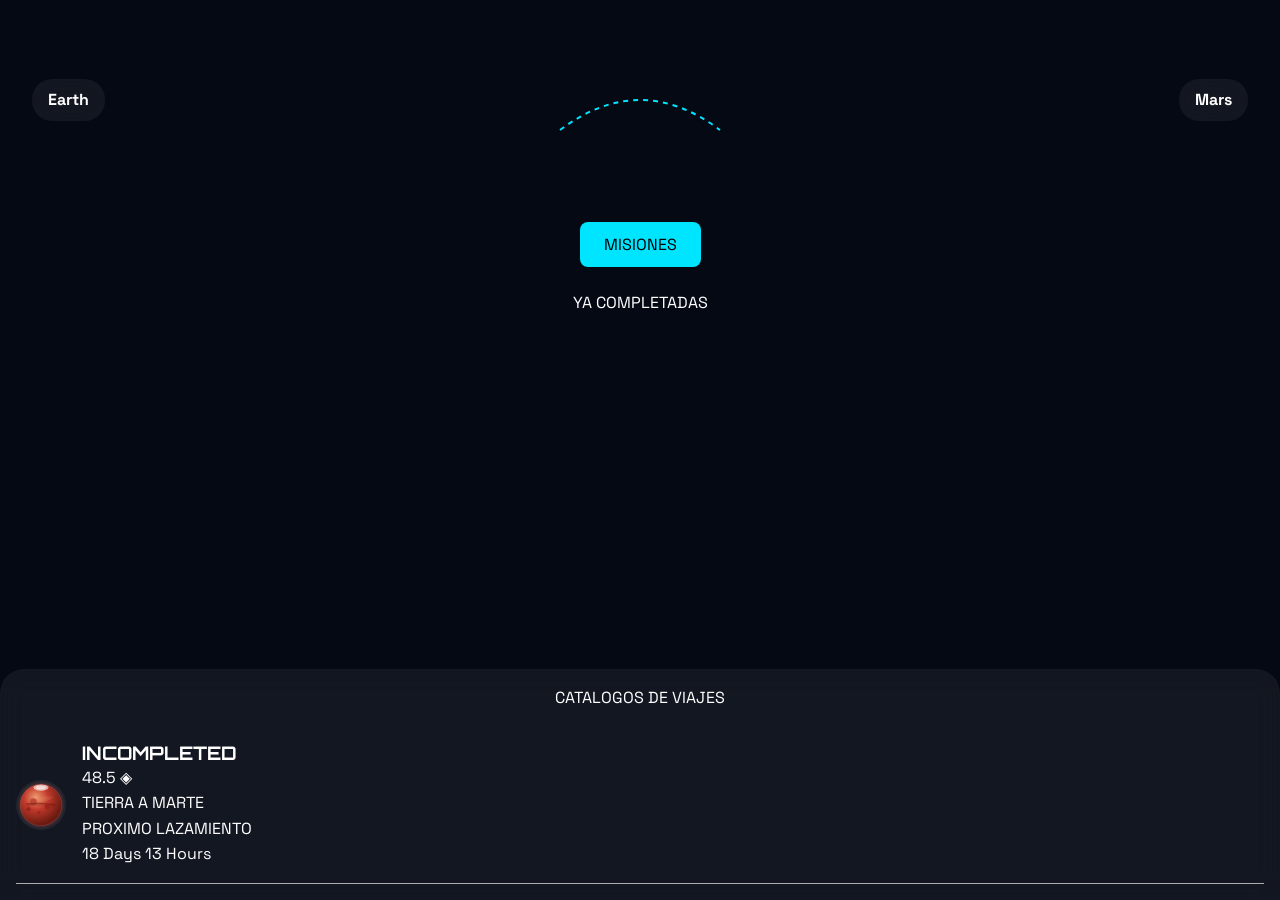
<file: screens/mission.html>
<!DOCTYPE html>
<html lang="en">
<head>
  <meta charset="UTF-8">
  <meta name="viewport" content="width=device-width, initial-scale=1.0">
  <title> MISSIONES YA COMPLETADAS - UberX × SpaceX</title>
  <link rel="stylesheet" href="../css/app.css">
  <link rel="stylesheet" href="../css/utils.css">
  <link rel="stylesheet" href="../css/travel.css">
  <link rel="stylesheet" href="../screens/home.html">
</head>
<body>
  <header class="route">
    <div class="chip">Earth</div>
    <svg class="arc" viewBox="0 0 200 100">
      <path d="M20 80 Q100 20 180 80" stroke="var(--accent)" stroke-width="2" stroke-dasharray="5,5" fill="none"/>
    </svg>
    <div class="chip">Mars</div>
  </header>

  <section class="bottom-sheet">
    <input type="checkbox" id="toggle" hidden>
    <label for="toggle" class="toggle-label">CATALOGOS DE VIAJES</label>
    <div class="collapsed">
      <div class="ship">
        <img src="../assets/img/mars.svg" alt="Crew Dragon" />
        <div>
          <h3>INCOMPLETED</h3>
          <p>48.5 ◈</p>
          <p>TIERRA A MARTE</p>
          <p>PROXIMO LAZAMIENTO</p>
          <p>18 Days 13 Hours</p>
        </div>
      </div>
    
      </div>
    <div class="expanded">
      <div class="ship active">
        <img src="../assets/img/mars.svg" alt="Crew Dragon" />
        <div>
            <h3>INCOMPLETED</h3>
            <p>60.5 ◈</p>
            <p>TIERRA-MARTE</p>
            <p></p>
            <p>18 Days 13 Hours</p>
        </div>
      </div>
      <div class="ship">
        <img src="../assets/img/earth.svg" alt="Starliner" />
        <div>
            <h3>COMPLETED</h3>
            <p>20.5 ◈</p>
            <p>TIERRA-ESTACION</p>
            <p>5 Days 18 Hours</p>
        </div>
      </div>
      <div class="ship">
        <img src="../assets/img/moon.svg" alt="Dream Chaser" />
        <div>
            <h3>COMPLETED</h3>
            <p>40.5 ◈</p>
            <p>URON-TIERRA</p>
            <p>15 Days 13 Hours</p>
        </div>
      </div>
      <div class="ship">
        <img src="../assets/img/mars.svg" alt="Dream Chaser" />
        <div>
            <h3>COMPLETED</h3>
            <p>70.5 ◈</p>
            <p>MARTE-LUNA</p>
            <p>7 Days 10 Hours</p>
        </div>
      </div>
      <div class="ship">
        <img src="../assets/img/moon.svg" alt="Dream Chaser" />
        <div>
            <h3>COMPLETED</h3>
            <p>80.5 ◈</p>
            <p> LUNA-SATURNO</p>
            <p>18 Days 13 Hours</p>
        </div>
      </div>
      <div class="ship">
        <img src="../assets/img/earth.svg" alt="Dream Chaser" />
        <div>
            <h3>INCOMPLETED</h3>
            <p>48.5 ◈</p>
            <p>TIERRA-LUNA</p>
            <p>3 Days 13 Hours</p>
        </div>
      </div>
      <div class="ship">
        <img src="../assets/img/moon.svg" alt="Dream Chaser" />
        <div>
            <h3>INCOMPLETED</h3>
            <p>21.5 ◈</p>
            <p>LUNA-JUPITER</p>
            <p>20 Days 1Hour</p>
        </div>
      </div>
    </div>
  </section>

  <section class="confirm">
    <a href="home.html" class="btn-primary">MISIONES </a>
    <div class="swipe">
      <label>YA COMPLETADAS</label>
     
    </div>
  </section>
</body>
</html>
</file>
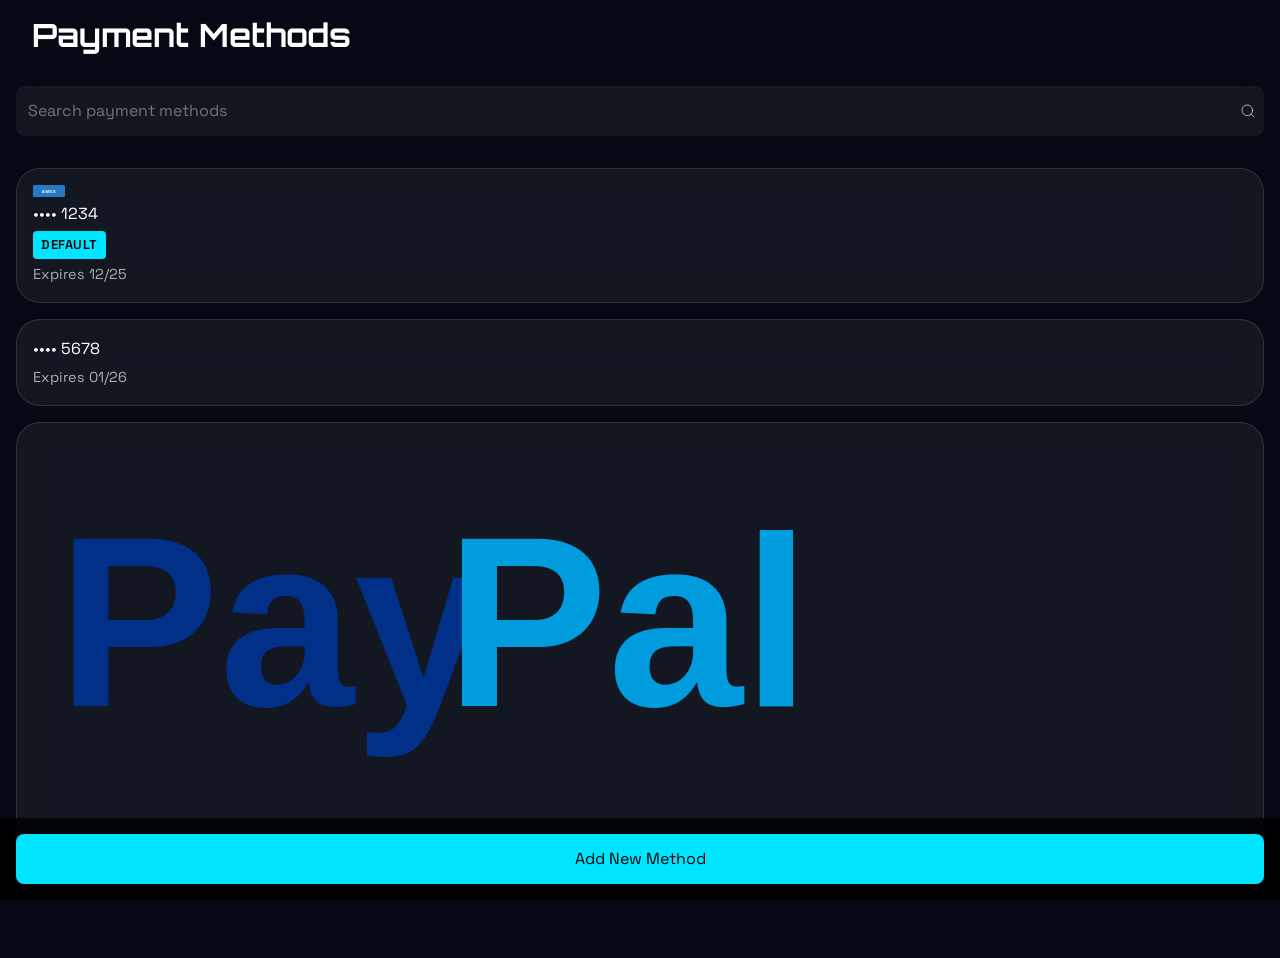
<file: screens/payment-methods.html>
<!DOCTYPE html>
<html lang="en">
<head>
  <meta charset="UTF-8">
  <meta name="viewport" content="width=device-width, initial-scale=1.0">
  <title>Payment Methods - UberX × SpaceX</title>
  <link rel="stylesheet" href="../css/app.css">
  <link rel="stylesheet" href="../css/utils.css">
  <link rel="stylesheet" href="../css/payment.css">
</head>
<body>
  <header class="header">
    <a href="travel.html" aria-label="Back" class="back-btn">
      <svg viewBox="0 0 24 24" fill="none" stroke="currentColor" stroke-width="1.5" stroke-linecap="round" stroke-linejoin="round">
        <line x1="20" y1="12" x2="4" y2="12"/><polyline points="10 18 4 12 10 6"/>
      </svg>
    </a>
    <h1>Payment Methods</h1>
  </header>

  <section class="search">
    <input type="search" placeholder="Search payment methods" />
    <span class="icon">
      <svg viewBox="0 0 24 24" fill="none" stroke="currentColor" stroke-width="1.5" stroke-linecap="round" stroke-linejoin="round">
        <circle cx="11" cy="11" r="8"/><line x1="21" y1="21" x2="16.65" y2="16.65"/>
      </svg>
    </span>
  </section>

  <section class="methods">
    <ul>
      <li role="button" class="glass-card">
        <div class="card-info">
          <img src="../assets/img/amex.svg" alt="American Express" class="card-logo" />
          <span class="number">•••• 1234</span>
          <span class="badge">Default</span>
          <span class="expires">Expires 12/25</span>
        </div>
        <div class="actions">
          <span>
            <svg viewBox="0 0 24 24" fill="none" stroke="currentColor" stroke-width="1.5" stroke-linecap="round" stroke-linejoin="round">
              <path d="M11 4H4a2 2 0 0 0-2 2v14a2 2 0 0 0 2 2h14a2 2 0 0 0 2-2v-7"/>
              <path d="M18.5 2.5a2.121 2.121 0 0 1 3 3L12 15l-4 1 1-4 9.5-9.5z"/>
            </svg>
          </span>
          <span>
            <svg viewBox="0 0 24 24" fill="none" stroke="currentColor" stroke-width="1.5" stroke-linecap="round" stroke-linejoin="round">
              <polyline points="3 6 5 6 21 6"/>
              <path d="M19 6l-1 14a2 2 0 0 1-2 2H8a2 2 0 0 1-2-2L5 6"/>
              <path d="M10 11v6"/><path d="M14 11v6"/>
              <path d="M9 6V4a1 1 0 0 1 1-1h4a1 1 0 0 1 1 1v2"/>
            </svg>
          </span>
        </div>
      </li>
      <li role="button" class="glass-card">
        <div class="card-info">
          <span class="number">•••• 5678</span>
          <span class="expires">Expires 01/26</span>
        </div>
        <div class="actions">
          <span>
            <svg viewBox="0 0 24 24" fill="none" stroke="currentColor" stroke-width="1.5" stroke-linecap="round" stroke-linejoin="round">
              <path d="M11 4H4a2 2 0 0 0-2 2v14a2 2 0 0 0 2 2h14a2 2 0 0 0 2-2v-7"/>
              <path d="M18.5 2.5a2.121 2.121 0 0 1 3 3L12 15l-4 1 1-4 9.5-9.5z"/>
            </svg>
          </span>
          <span>
            <svg viewBox="0 0 24 24" fill="none" stroke="currentColor" stroke-width="1.5" stroke-linecap="round" stroke-linejoin="round">
              <polyline points="3 6 5 6 21 6"/>
              <path d="M19 6l-1 14a2 2 0 0 1-2 2H8a2 2 0 0 1-2-2L5 6"/>
              <path d="M10 11v6"/><path d="M14 11v6"/>
              <path d="M9 6V4a1 1 0 0 1 1-1h4a1 1 0 0 1 1 1v2"/>
            </svg>
          </span>
        </div>
      </li>
      <li role="button" class="glass-card">
        <div class="paypal">
          <img src="../assets/img/paypal.svg" alt="PayPal" />
        </div>
      </li>
    </ul>
  </section>

  <footer class="cta">
    <a href="receipt.html" class="btn-primary wide">Add New Method</a>
  </footer>
</body>
</html>
</file>
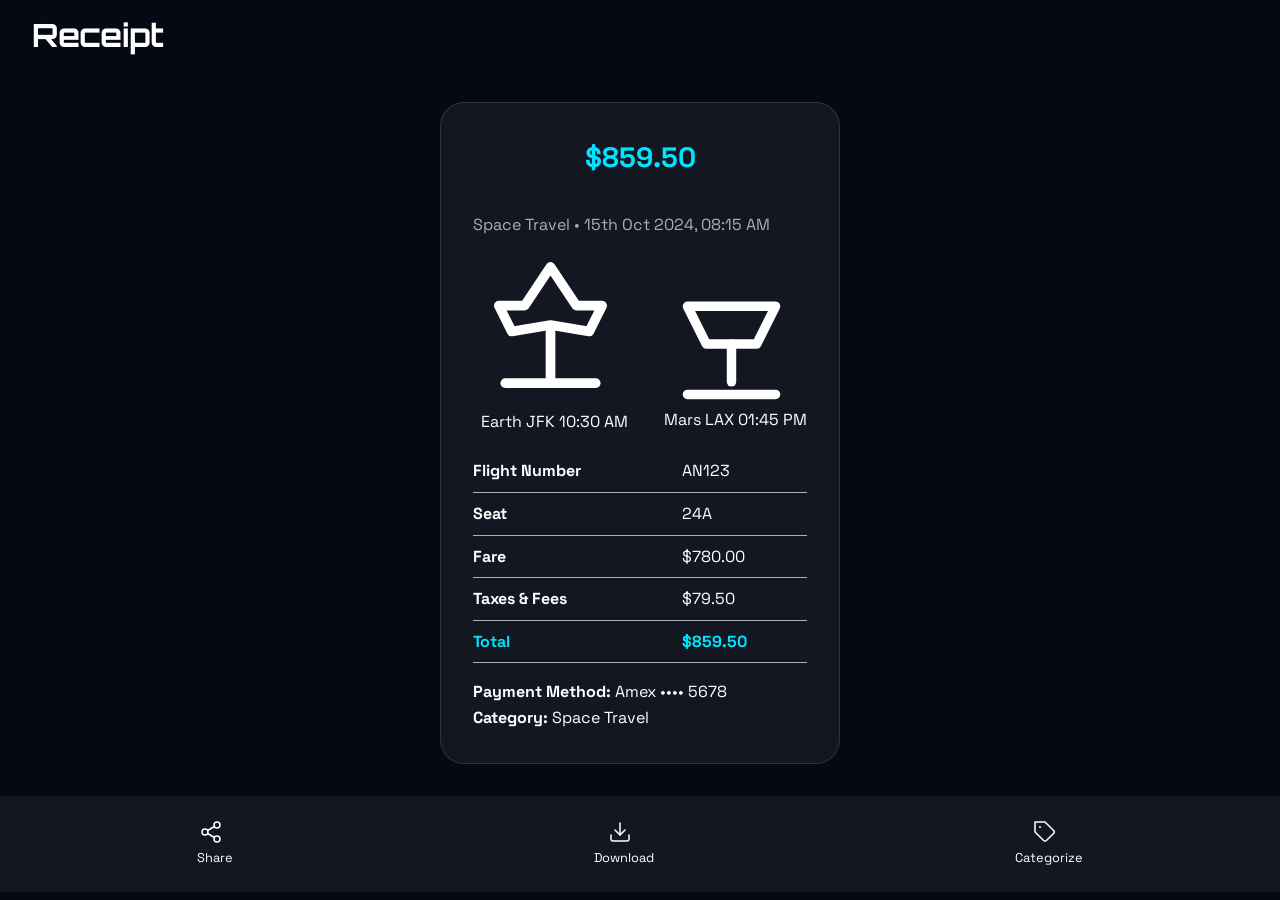
<file: screens/receipt.html>
<!DOCTYPE html>
<html lang="en">
<head>
  <meta charset="UTF-8">
  <meta name="viewport" content="width=device-width, initial-scale=1.0">
  <title>Receipt - UberX × SpaceX</title>
  <link rel="stylesheet" href="../css/app.css">
  <link rel="stylesheet" href="../css/utils.css">
  <link rel="stylesheet" href="../css/receipt.css">
</head>
<body>
  <header class="header">
    <a href="payment-methods.html" aria-label="Back" class="back-btn">
      <svg viewBox="0 0 24 24" fill="none" stroke="currentColor" stroke-width="1.5" stroke-linecap="round" stroke-linejoin="round">
        <line x1="20" y1="12" x2="4" y2="12"/><polyline points="10 18 4 12 10 6"/>
      </svg>
    </a>
    <h1>Receipt</h1>
  </header>

  <main class="receipt-card glass-card">
    <div class="amount">
      <span class="total">$859.50</span>
    </div>

    <div class="details">
      <p class="category-date">Space Travel • 15th Oct 2024, 08:15 AM</p>

      <div class="flight-details">
        <div class="departure">
          <span class="icon">
            <svg viewBox="0 0 24 24" fill="none" stroke="currentColor" stroke-width="1.5" stroke-linecap="round" stroke-linejoin="round">
              <path d="M12 2L8 8H4l2 4 6-1 6 1 2-4h-4L12 2z"/>
              <line x1="5" y1="20" x2="19" y2="20"/><line x1="12" y1="12" x2="12" y2="20"/>
            </svg>
          </span>
          <span>Earth JFK 10:30 AM</span>
        </div>
        <div class="arrival">
          <span class="icon">
            <svg viewBox="0 0 24 24" fill="none" stroke="currentColor" stroke-width="1.5" stroke-linecap="round" stroke-linejoin="round">
              <path d="M5 8l3 6h8l3-6H5z"/><path d="M12 14v6"/>
              <line x1="5" y1="22" x2="19" y2="22"/>
            </svg>
          </span>
          <span>Mars LAX 01:45 PM</span>
        </div>
      </div>

      <table class="breakdown">
        <tr>
          <td>Flight Number</td>
          <td>AN123</td>
        </tr>
        <tr>
          <td>Seat</td>
          <td>24A</td>
        </tr>
        <tr>
          <td>Fare</td>
          <td>$780.00</td>
        </tr>
        <tr>
          <td>Taxes & Fees</td>
          <td>$79.50</td>
        </tr>
        <tr class="total-row">
          <td>Total</td>
          <td>$859.50</td>
        </tr>
      </table>

      <p><strong>Payment Method:</strong> Amex •••• 5678</p>
      <p><strong>Category:</strong> Space Travel</p>
    </div>
  </main>

  <footer class="actions">
    <a href="#" class="action">
      <span class="icon">
        <svg viewBox="0 0 24 24" fill="none" stroke="currentColor" stroke-width="1.5" stroke-linecap="round" stroke-linejoin="round">
          <circle cx="18" cy="5" r="3"/><circle cx="6" cy="12" r="3"/><circle cx="18" cy="19" r="3"/>
          <line x1="8.59" y1="13.51" x2="15.42" y2="17.49"/><line x1="15.41" y1="6.51" x2="8.59" y2="10.49"/>
        </svg>
      </span>
      Share
    </a>
    <a href="#" class="action">
      <span class="icon">
        <svg viewBox="0 0 24 24" fill="none" stroke="currentColor" stroke-width="1.5" stroke-linecap="round" stroke-linejoin="round">
          <path d="M21 15v4a2 2 0 0 1-2 2H5a2 2 0 0 1-2-2v-4"/>
          <polyline points="7 10 12 15 17 10"/><line x1="12" y1="15" x2="12" y2="3"/>
        </svg>
      </span>
      Download
    </a>
    <a href="#" class="action">
      <span class="icon">
        <svg viewBox="0 0 24 24" fill="none" stroke="currentColor" stroke-width="1.5" stroke-linecap="round" stroke-linejoin="round">
          <path d="M20.59 13.41L13.42 20.58a2 2 0 0 1-2.83 0L2 12V2h10l8.59 8.59a2 2 0 0 1 0 2.82z"/>
          <line x1="7" y1="7" x2="7.01" y2="7" stroke-width="2"/>
        </svg>
      </span>
      Categorize
    </a>
  </footer>
</body>
</html>
</file>
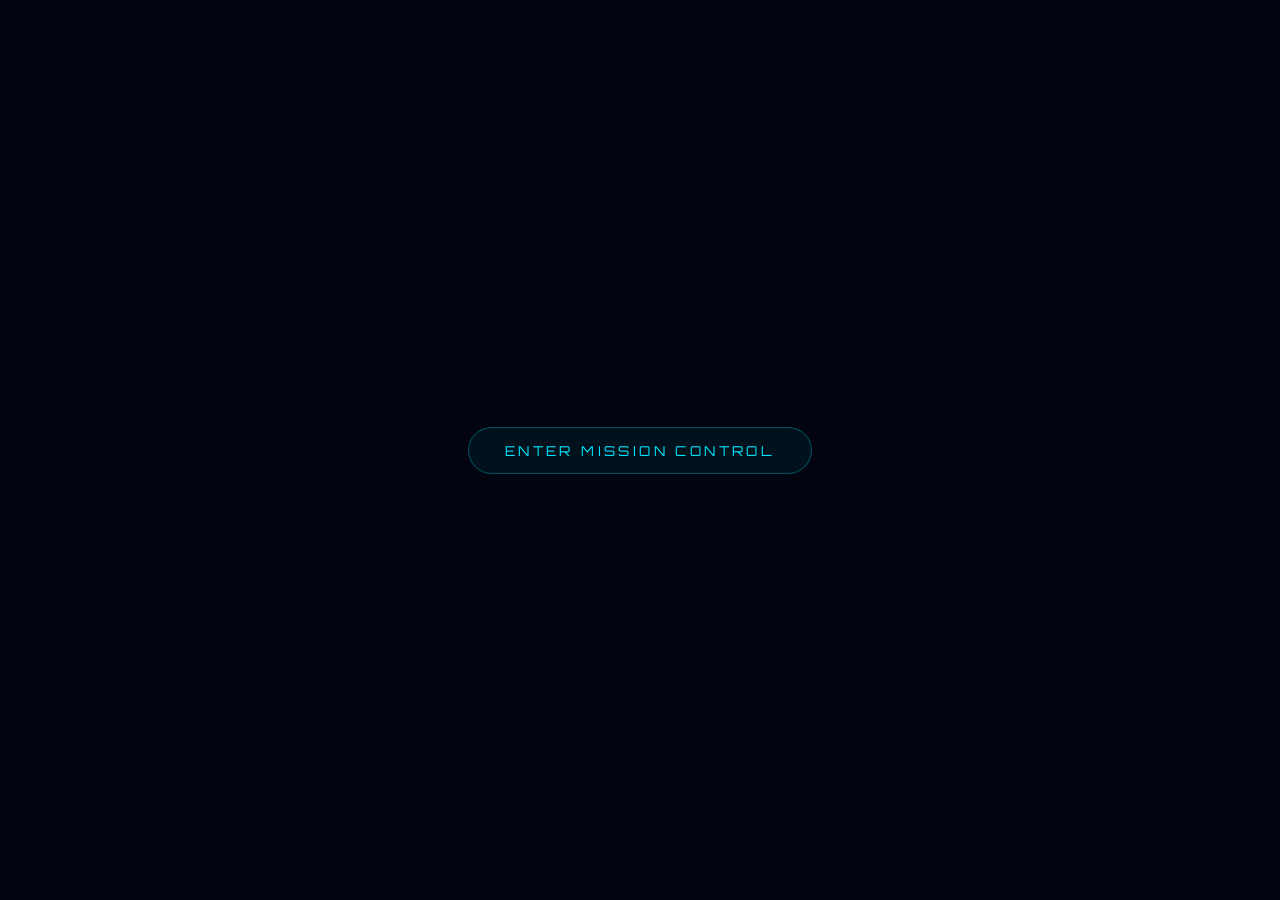
<file: screens/splash.html>
<!DOCTYPE html>
<html lang="es">
<head>
  <meta charset="UTF-8">
  <meta name="viewport" content="width=device-width, initial-scale=1.0">
  <title>UberX × SpaceX — Loading</title>
  <link rel="preconnect" href="https://fonts.googleapis.com">
  <link rel="preconnect" href="https://fonts.gstatic.com" crossorigin>
  <link href="https://fonts.googleapis.com/css2?family=Orbitron:wght@400;700;900&family=Space+Grotesk:wght@300;400;500&display=swap" rel="stylesheet">
  <style>
    /* =============================================
       TOKENS
       ============================================= */
    :root {
      --accent:      #00e5ff;
      --accent-2:    #7c4dff;
      --accent-warm: #ff6d00;
      --space-deep:  #020510;
      --space-mid:   #08102a;
      --glass:       rgba(255,255,255,0.05);
      --glass-b:     rgba(0,229,255,0.12);
      --blur:        16px;
      --font-disp:   'Orbitron', sans-serif;
      --font-body:   'Space Grotesk', sans-serif;
    }

    /* =============================================
       RESET
       ============================================= */
    *, *::before, *::after { box-sizing: border-box; margin: 0; padding: 0; }

    html, body {
      width: 100%; height: 100%;
      font-family: var(--font-body);
      background: var(--space-deep);
      color: #fff;
      overflow: hidden;
    }

    /* =============================================
       STARS
       ============================================= */
    .stars {
      position: fixed; inset: 0; z-index: 0;
      background:
        radial-gradient(ellipse 80% 60% at 20% 40%, #0a1a5c22 0%, transparent 70%),
        radial-gradient(ellipse 60% 50% at 80% 20%, #2d005522 0%, transparent 60%),
        var(--space-deep);
    }
    .stars::before, .stars::after { content: ''; position: absolute; inset: 0; }
    .stars::before {
      background-image:
        radial-gradient(1px 1px at 8% 12%,  rgba(255,255,255,.8) 0%, transparent 100%),
        radial-gradient(1px 1px at 22% 55%,  rgba(255,255,255,.5) 0%, transparent 100%),
        radial-gradient(1.5px 1.5px at 38% 8%, rgba(255,255,255,.9) 0%, transparent 100%),
        radial-gradient(1px 1px at 52% 72%,  rgba(168,216,255,.7) 0%, transparent 100%),
        radial-gradient(1px 1px at 65% 28%,  rgba(255,255,255,.6) 0%, transparent 100%),
        radial-gradient(2px 2px at 77% 60%,  rgba(255,255,255,.9) 0%, transparent 100%),
        radial-gradient(1px 1px at 90% 15%,  rgba(255,255,255,.7) 0%, transparent 100%),
        radial-gradient(1px 1px at 14% 82%,  rgba(255,255,255,.5) 0%, transparent 100%),
        radial-gradient(1px 1px at 44% 44%,  rgba(200,230,255,.6) 0%, transparent 100%),
        radial-gradient(1px 1px at 88% 78%,  rgba(255,255,255,.4) 0%, transparent 100%),
        radial-gradient(1px 1px at 33% 92%,  rgba(255,255,255,.6) 0%, transparent 100%),
        radial-gradient(1.5px 1.5px at 60% 5%, rgba(255,255,255,.8) 0%, transparent 100%),
        radial-gradient(1px 1px at 5% 48%,   rgba(255,255,255,.5) 0%, transparent 100%),
        radial-gradient(1px 1px at 72% 88%,  rgba(168,216,255,.6) 0%, transparent 100%),
        radial-gradient(1px 1px at 18% 30%,  rgba(255,255,255,.4) 0%, transparent 100%),
        radial-gradient(1px 1px at 85% 42%,  rgba(255,255,255,.6) 0%, transparent 100%);
      animation: twinkle 3s ease-in-out infinite alternate;
    }
    .stars::after {
      background-image:
        radial-gradient(1px 1px at 28% 18%,  rgba(255,255,255,.6) 0%, transparent 100%),
        radial-gradient(1px 1px at 48% 63%,  rgba(255,255,255,.4) 0%, transparent 100%),
        radial-gradient(1.5px 1.5px at 70% 10%, rgba(255,255,255,.9) 0%, transparent 100%),
        radial-gradient(1px 1px at 95% 52%,  rgba(255,255,255,.5) 0%, transparent 100%),
        radial-gradient(1px 1px at 10% 70%,  rgba(200,230,255,.6) 0%, transparent 100%),
        radial-gradient(1px 1px at 55% 35%,  rgba(255,255,255,.5) 0%, transparent 100%),
        radial-gradient(1px 1px at 40% 82%,  rgba(255,255,255,.4) 0%, transparent 100%);
      animation: twinkle 4.5s ease-in-out infinite alternate-reverse;
    }
    @keyframes twinkle {
      0%   { opacity: .5; }
      100% { opacity: 1; }
    }

    /* =============================================
       SHOOTING STARS
       ============================================= */
    .shooting { position: fixed; inset: 0; z-index: 1; overflow: hidden; pointer-events: none; }
    .shooting__star {
      position: absolute;
      width: 2px; height: 2px;
      border-radius: 50%;
      background: white;
      box-shadow: 0 0 4px 1px white;
    }
    .shooting__star::after {
      content: '';
      position: absolute;
      top: 50%; right: 2px;
      width: 60px; height: 1px;
      background: linear-gradient(90deg, rgba(255,255,255,.6), transparent);
      transform: translateY(-50%);
    }
    .shooting__star:nth-child(1) {
      top: 20%; left: -80px;
      animation: shoot 6s 1s linear infinite;
    }
    .shooting__star:nth-child(2) {
      top: 55%; left: -80px;
      animation: shoot 8s 3.5s linear infinite;
    }
    .shooting__star:nth-child(3) {
      top: 35%; left: -80px;
      animation: shoot 5s 5s linear infinite;
    }
    @keyframes shoot {
      0%   { transform: translateX(0)   translateY(0)  rotate(-15deg); opacity: 1; }
      70%  { opacity: 1; }
      100% { transform: translateX(110vw) translateY(30px) rotate(-15deg); opacity: 0; }
    }

    /* =============================================
       MAIN LAYOUT
       ============================================= */
    .splash {
      position: relative; z-index: 10;
      width: 100%; height: 100vh;
      display: flex;
      flex-direction: column;
      align-items: center;
      justify-content: center;
      gap: 0;
    }

    /* =============================================
       ORBITAL RINGS
       ============================================= */
    .orbital-wrap {
      position: relative;
      width: 280px; height: 280px;
      display: flex;
      align-items: center;
      justify-content: center;
      animation: fadeInUp .8s ease both;
    }
    .ring {
      position: absolute;
      border-radius: 50%;
      border: 1px solid transparent;
    }
    .ring--1 {
      width: 260px; height: 260px;
      border-color: rgba(0,229,255,.15);
      animation: orbit-cw 8s linear infinite;
    }
    .ring--2 {
      width: 200px; height: 200px;
      border-color: rgba(124,77,255,.12);
      animation: orbit-ccw 12s linear infinite;
    }
    .ring--3 {
      width: 310px; height: 130px;
      border: 1px dashed rgba(0,229,255,.10);
      border-radius: 50%;
      animation: orbit-cw 20s linear infinite;
    }
    /* Dot on ring 1 */
    .ring--1::before {
      content: '';
      position: absolute;
      top: -3px; left: 50%;
      width: 6px; height: 6px;
      border-radius: 50%;
      background: var(--accent);
      box-shadow: 0 0 8px var(--accent);
      transform: translateX(-50%);
    }
    /* Dot on ring 2 */
    .ring--2::after {
      content: '';
      position: absolute;
      bottom: -3px; left: 50%;
      width: 5px; height: 5px;
      border-radius: 50%;
      background: var(--accent-2);
      box-shadow: 0 0 8px var(--accent-2);
      transform: translateX(-50%);
    }
    @keyframes orbit-cw  { to { transform: rotate(360deg); } }
    @keyframes orbit-ccw { to { transform: rotate(-360deg); } }

    /* =============================================
       LOGO CENTER
       ============================================= */
    .logo-center {
      position: relative;
      z-index: 2;
      display: flex;
      flex-direction: column;
      align-items: center;
      gap: 6px;
    }
    .logo-x {
      font-family: var(--font-disp);
      font-size: 3.5rem;
      font-weight: 900;
      letter-spacing: -0.04em;
      line-height: 1;
      background: linear-gradient(135deg, #fff 30%, var(--accent) 100%);
      -webkit-background-clip: text;
      -webkit-text-fill-color: transparent;
      background-clip: text;
      filter: drop-shadow(0 0 20px rgba(0,229,255,.4));
    }
    .logo-cross {
      font-size: .7rem;
      letter-spacing: .4em;
      color: rgba(255,255,255,.35);
      font-family: var(--font-body);
      font-weight: 300;
      text-transform: uppercase;
      padding: 0 .25em;
    }

    /* =============================================
       TEXT BLOCK
       ============================================= */
    .splash__text {
      margin-top: 40px;
      display: flex;
      flex-direction: column;
      align-items: center;
      gap: 10px;
      animation: fadeInUp .8s .3s ease both;
    }
    .splash__title {
      font-family: var(--font-disp);
      font-size: clamp(1.1rem, 4vw, 1.4rem);
      font-weight: 700;
      letter-spacing: .15em;
      text-transform: uppercase;
      color: var(--text-0);
    }
    .splash__sub {
      font-size: .8rem;
      font-weight: 300;
      color: rgba(255,255,255,.4);
      letter-spacing: .25em;
      text-transform: uppercase;
    }

    /* =============================================
       LOADING BAR
       ============================================= */
    .loader {
      margin-top: 48px;
      display: flex;
      flex-direction: column;
      align-items: center;
      gap: 14px;
      animation: fadeInUp .8s .5s ease both;
    }
    .loader__bar-wrap {
      width: 200px; height: 2px;
      background: rgba(255,255,255,.08);
      border-radius: 99px;
      overflow: hidden;
    }
    .loader__bar {
      height: 100%;
      border-radius: 99px;
      background: linear-gradient(90deg, var(--accent-2), var(--accent));
      box-shadow: 0 0 8px var(--accent);
      animation: load 3.5s cubic-bezier(.4,0,.2,1) forwards;
    }
    @keyframes load {
      0%   { width: 0%; }
      20%  { width: 18%; }
      45%  { width: 42%; }
      60%  { width: 58%; }
      80%  { width: 79%; }
      100% { width: 100%; }
    }
    .loader__dots {
      display: flex; gap: 6px; align-items: center;
    }
    .loader__dot {
      width: 4px; height: 4px;
      border-radius: 50%;
      background: var(--accent);
      animation: bounce-dot .9s ease-in-out infinite;
    }
    .loader__dot:nth-child(2) { animation-delay: .15s; }
    .loader__dot:nth-child(3) { animation-delay: .30s; }
    @keyframes bounce-dot {
      0%, 100% { transform: scale(.7); opacity: .4; }
      50%       { transform: scale(1.3); opacity: 1; }
    }
    .loader__label {
      font-size: .7rem;
      letter-spacing: .2em;
      color: rgba(255,255,255,.3);
      text-transform: uppercase;
      font-weight: 400;
    }

    /* =============================================
       SKIP LINK (testing only)
       ============================================= */
    .skip-link {
      position: fixed;
      bottom: 28px; right: 28px;
      font-size: .7rem;
      letter-spacing: .12em;
      color: rgba(255,255,255,.2);
      text-decoration: none;
      text-transform: uppercase;
      transition: color .2s;
      z-index: 100;
    }
    .skip-link:hover { color: var(--accent); }

    /* =============================================
       REDIRECT OVERLAY — CSS trick: after 4.5s
       fade out + pointer to home
       (pure CSS: target :target on body or use
       animation-fill-mode on a cover div)
       ============================================= */
    .redirect-cover {
      position: fixed; inset: 0;
      background: var(--space-deep);
      z-index: 200;
      pointer-events: none;
      opacity: 0;
      animation: coverFadeIn .6s 3.8s ease forwards;
    }
    @keyframes coverFadeIn {
      0%   { opacity: 0; pointer-events: none; }
      100% { opacity: 1; pointer-events: all; }
    }
    /* After cover appears, show "enter" link */
    .auto-enter {
      position: fixed;
      inset: 0; z-index: 201;
      display: flex; align-items: center; justify-content: center;
      opacity: 0;
      animation: fadeIn .5s 4.2s ease forwards;
    }
    .auto-enter__btn {
      font-family: var(--font-disp);
      font-size: .85rem;
      letter-spacing: .25em;
      text-transform: uppercase;
      color: var(--accent);
      text-decoration: none;
      padding: 14px 36px;
      border: 1px solid rgba(0,229,255,.3);
      border-radius: 99px;
      background: rgba(0,229,255,.06);
      backdrop-filter: blur(12px);
      transition: background .2s, box-shadow .2s;
    }
    .auto-enter__btn:hover {
      background: rgba(0,229,255,.12);
      box-shadow: 0 0 24px rgba(0,229,255,.25);
    }
    @keyframes fadeInUp {
      from { opacity: 0; transform: translateY(20px); }
      to   { opacity: 1; transform: translateY(0); }
    }
    @keyframes fadeIn {
      from { opacity: 0; }
      to   { opacity: 1; }
    }

    /* =============================================
       NEBULA GLOW
       ============================================= */
    .nebula {
      position: fixed;
      width: 600px; height: 600px;
      border-radius: 50%;
      background: radial-gradient(circle, rgba(0,229,255,.04) 0%, transparent 70%);
      top: 50%; left: 50%;
      transform: translate(-50%, -50%);
      pointer-events: none; z-index: 0;
      animation: pulse-neb 4s ease-in-out infinite alternate;
    }
    @keyframes pulse-neb {
      0%   { transform: translate(-50%,-50%) scale(.95); opacity: .6; }
      100% { transform: translate(-50%,-50%) scale(1.05); opacity: 1; }
    }

    /* =============================================
       ACCESSIBILITY
       ============================================= */
    .visually-hidden {
      position: absolute; width: 1px; height: 1px;
      padding: 0; margin: -1px; overflow: hidden;
      clip: rect(0,0,0,0); white-space: nowrap; border: 0;
    }

    /* =============================================
       RESPONSIVE
       ============================================= */
    @media (min-width: 1280px) {
      body { display: flex; align-items: center; justify-content: center; }
      .splash { width: 430px; min-height: 900px; border-radius: 40px; overflow: hidden; }
    }
  </style>
</head>
<body>

  <h1 class="visually-hidden">UberX × SpaceX — Space Rides, preparando tu viaje</h1>

  <!-- Stars & fx -->
  <div class="stars" aria-hidden="true"></div>
  <div class="nebula"  aria-hidden="true"></div>
  <div class="shooting" aria-hidden="true">
    <div class="shooting__star"></div>
    <div class="shooting__star"></div>
    <div class="shooting__star"></div>
  </div>

  <!-- SPLASH CONTENT -->
  <main class="splash">

    <!-- Logo + orbital rings -->
    <div class="orbital-wrap" aria-hidden="true">
      <div class="ring ring--1"></div>
      <div class="ring ring--2"></div>
      <div class="ring ring--3"></div>

      <div class="logo-center">
        <div class="logo-x">UX</div>
        <div class="logo-cross">× SpaceX</div>
      </div>
    </div>

    <!-- Text -->
    <div class="splash__text">
      <p class="splash__title">Space Rides</p>
      <p class="splash__sub">Preparing your journey…</p>
    </div>

    <!-- Loader -->
    <div class="loader" role="status" aria-label="Cargando">
      <div class="loader__bar-wrap">
        <div class="loader__bar"></div>
      </div>
      <div class="loader__dots" aria-hidden="true">
        <div class="loader__dot"></div>
        <div class="loader__dot"></div>
        <div class="loader__dot"></div>
      </div>
      <span class="loader__label">Initializing launch systems</span>
    </div>

  </main>

  <!-- Auto-transition overlay (CSS only) -->
  <div class="redirect-cover" aria-hidden="true"></div>
  <div class="auto-enter">
    <a href="home.html" class="auto-enter__btn">Enter Mission Control</a>
  </div>

  <!-- Skip link for testing -->
  <a href="home.html" class="skip-link" aria-label="Saltar pantalla de carga">skip →</a>

</body>
</html>
</file>
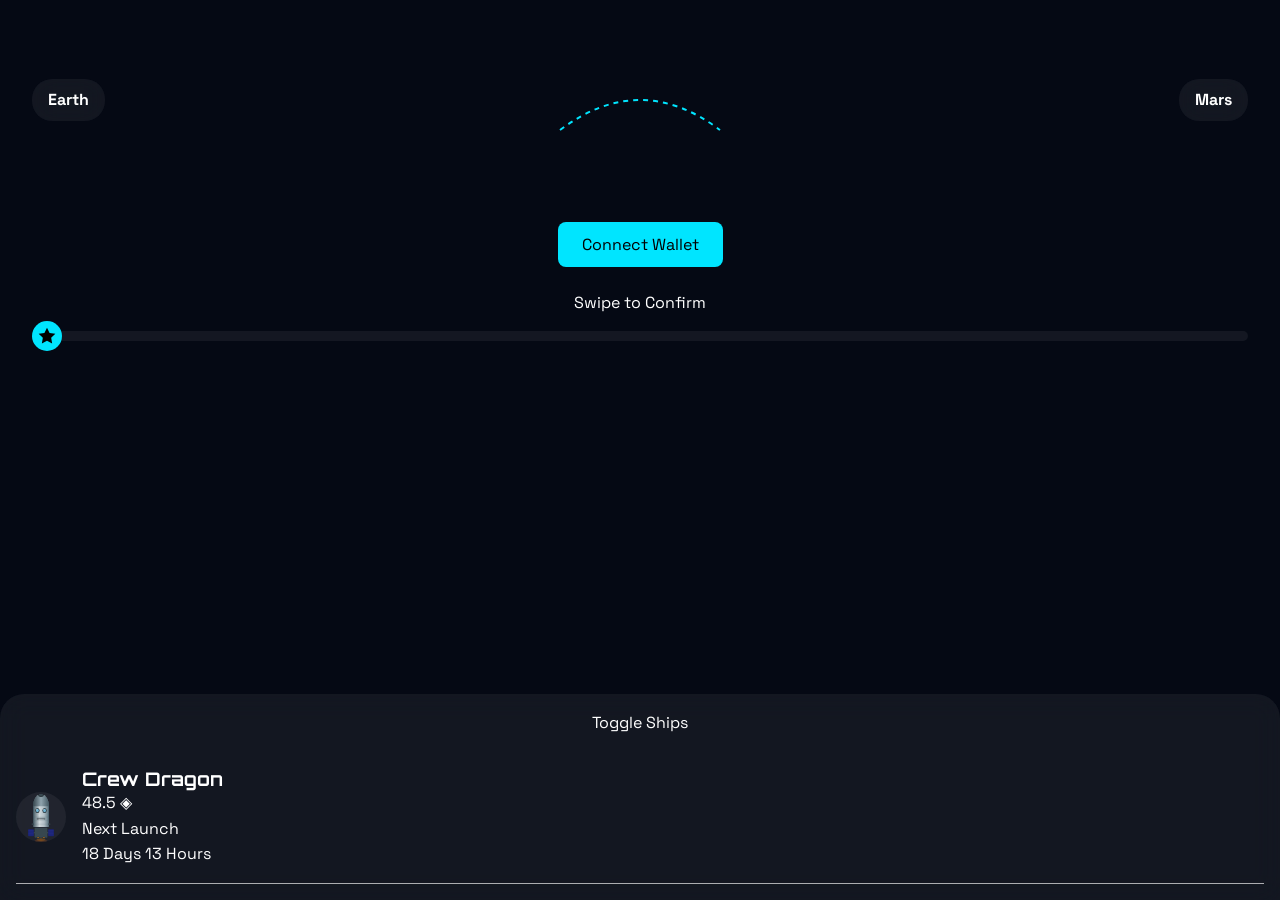
<file: screens/travel.html>
<!DOCTYPE html>
<html lang="en">
<head>
  <meta charset="UTF-8">
  <meta name="viewport" content="width=device-width, initial-scale=1.0">
  <title>Travel - UberX × SpaceX</title>
  <link rel="stylesheet" href="../css/app.css">
  <link rel="stylesheet" href="../css/utils.css">
  <link rel="stylesheet" href="../css/travel.css">
</head>
<body>
  <header class="route">
    <div class="chip">Earth</div>
    <svg class="arc" viewBox="0 0 200 100">
      <path d="M20 80 Q100 20 180 80" stroke="var(--accent)" stroke-width="2" stroke-dasharray="5,5" fill="none"/>
    </svg>
    <div class="chip">Mars</div>
  </header>

  <section class="bottom-sheet">
    <input type="checkbox" id="toggle" hidden>
    <label for="toggle" class="toggle-label">Toggle Ships</label>
    <div class="collapsed">
      <div class="ship">
        <img src="../assets/img/crew-dragon.svg" alt="Crew Dragon" />
        <div>
          <h3>Crew Dragon</h3>
          <p>48.5 ◈</p>
          <p>Next Launch</p>
          <p>18 Days 13 Hours</p>
        </div>
      </div>
    </div>
    <div class="expanded">
      <div class="ship active">
        <img src="../assets/img/crew-dragon.svg" alt="Crew Dragon" />
        <div>
          <h3>Crew Dragon</h3>
          <p>$780.00</p>
        </div>
      </div>
      <div class="ship">
        <img src="../assets/img/starliner.svg" alt="Starliner" />
        <div>
          <h3>Starliner</h3>
          <p>$800.00</p>
        </div>
      </div>
      <div class="ship">
        <img src="../assets/img/dream-chaser.svg" alt="Dream Chaser" />
        <div>
          <h3>Dream Chaser</h3>
          <p>$750.00</p>
        </div>
      </div>
    </div>
  </section>

  <section class="confirm">
    <a href="payment-methods.html" class="btn-primary">Connect Wallet</a>
    <div class="swipe">
      <label>Swipe to Confirm</label>
      <input type="range" min="0" max="100" value="0" class="slider">
    </div>
  </section>
</body>
</html>
</file>
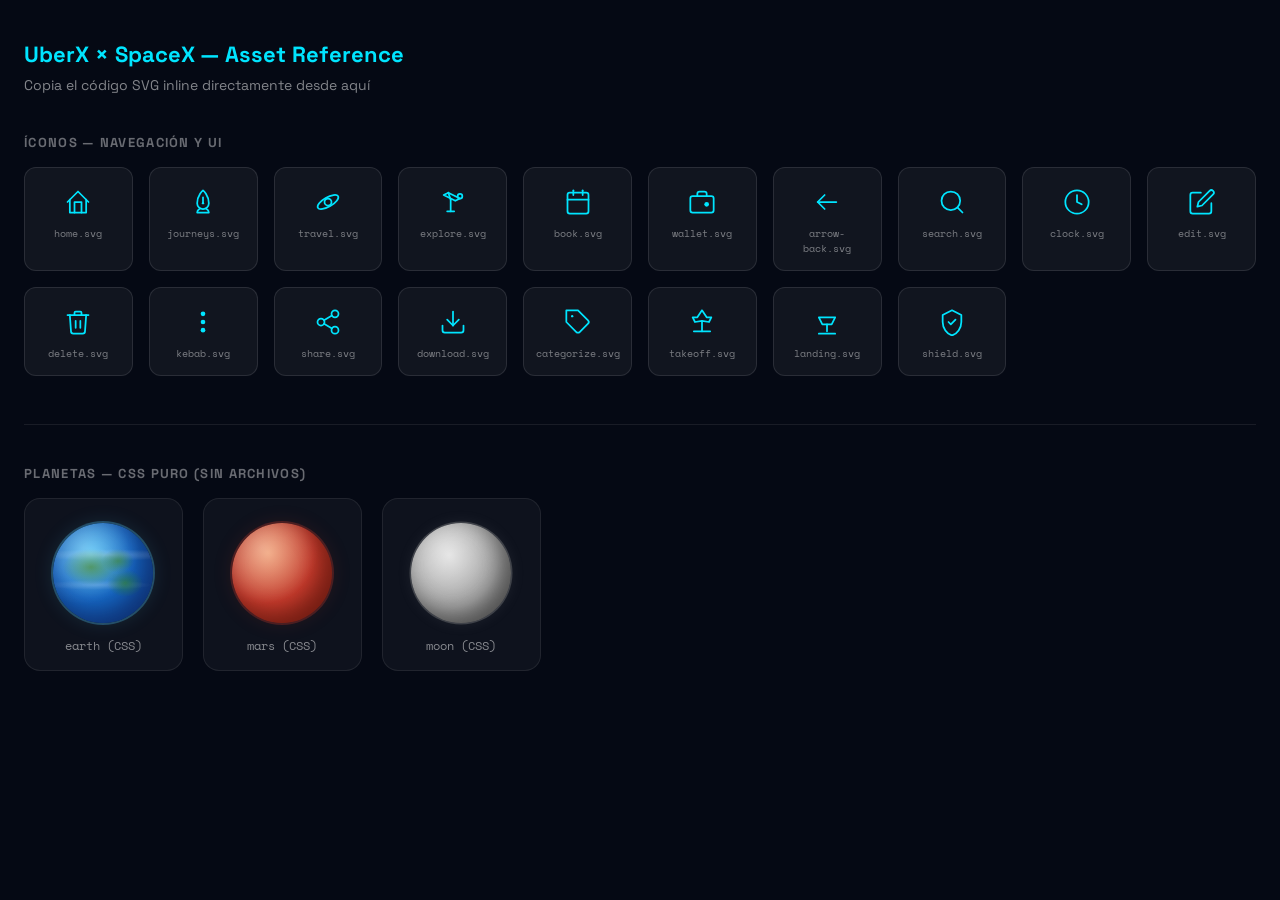
<file: assets/icons/ICONS_INLINE_REFERENCE.html>
<!DOCTYPE html>
<html lang="es">
<head>
  <meta charset="UTF-8">
  <title>UberX × SpaceX — Icon & Asset Reference</title>
  <link rel="preconnect" href="https://fonts.googleapis.com">
  <link href="https://fonts.googleapis.com/css2?family=Space+Grotesk:wght@400;600&family=Space+Mono&display=swap" rel="stylesheet">
  <style>
    *, *::before, *::after { box-sizing: border-box; margin: 0; padding: 0; }
    body {
      font-family: 'Space Grotesk', sans-serif;
      background: #050914;
      color: #fff;
      padding: 40px 24px;
    }
    h1 { font-size: 22px; margin-bottom: 8px; color: #00e5ff; }
    h2 { font-size: 14px; color: rgba(255,255,255,0.5); margin-bottom: 32px; font-weight: 400; }
    h3 { font-size: 13px; color: rgba(255,255,255,0.4); text-transform: uppercase; letter-spacing: 0.1em; margin: 40px 0 16px; }
    .grid {
      display: grid;
      grid-template-columns: repeat(auto-fill, minmax(100px, 1fr));
      gap: 16px;
    }
    .item {
      background: rgba(255,255,255,0.05);
      border: 1px solid rgba(255,255,255,0.1);
      border-radius: 12px;
      padding: 20px 12px 14px;
      display: flex;
      flex-direction: column;
      align-items: center;
      gap: 10px;
    }
    .item svg { width: 28px; height: 28px; color: #00e5ff; }
    .item span {
      font-family: 'Space Mono', monospace;
      font-size: 10px;
      color: rgba(255,255,255,0.45);
      text-align: center;
    }
    .planet-grid {
      display: grid;
      grid-template-columns: repeat(auto-fill, minmax(140px, 1fr));
      gap: 20px;
    }
    .planet-item {
      background: rgba(255,255,255,0.04);
      border: 1px solid rgba(255,255,255,0.08);
      border-radius: 16px;
      padding: 24px 16px 16px;
      display: flex;
      flex-direction: column;
      align-items: center;
      gap: 14px;
    }
    .planet-item span {
      font-size: 12px;
      color: rgba(255,255,255,0.5);
      font-family: 'Space Mono', monospace;
    }
    .divider { height: 1px; background: rgba(255,255,255,0.08); margin: 48px 0 0; }
    /* --- Inline planet styles (same as planets-css.css) --- */
    .planet { position: relative; border-radius: 50%; overflow: hidden; flex-shrink: 0; }
    .planet::after { content: ''; position: absolute; inset: 0; border-radius: 50%; background: radial-gradient(circle at 30% 25%, rgba(255,255,255,0.25) 0%, transparent 55%); pointer-events: none; }
    .planet--earth { background: radial-gradient(ellipse at 38% 32%, #4fc3f7 0%, #1565c0 45%, #0d2b6b 100%); box-shadow: 0 0 0 2px rgba(79,195,247,0.3), 0 0 20px rgba(79,195,247,0.15), inset -8px -8px 20px rgba(13,43,107,0.6); }
    .planet--earth::before { content: ''; position: absolute; inset: 0; border-radius: 50%; background: radial-gradient(ellipse 28% 18% at 38% 44%, rgba(46,125,50,0.85) 0%, transparent 100%), radial-gradient(ellipse 16% 12% at 65% 38%, rgba(46,125,50,0.75) 0%, transparent 100%), radial-gradient(ellipse 18% 14% at 72% 60%, rgba(46,125,50,0.70) 0%, transparent 100%), radial-gradient(ellipse 70% 6% at 55% 32%, rgba(255,255,255,0.22) 0%, transparent 100%), radial-gradient(ellipse 55% 5% at 45% 62%, rgba(255,255,255,0.18) 0%, transparent 100%); }
    .planet--mars { background: radial-gradient(ellipse at 36% 30%, #ef9a6e 0%, #c0392b 50%, #6b1a10 100%); box-shadow: 0 0 0 2px rgba(192,57,43,0.3), 0 0 20px rgba(192,57,43,0.15), inset -8px -8px 20px rgba(107,26,16,0.7); }
    .planet--mars::before { content: ''; position: absolute; inset: 0; border-radius: 50%; background: radial-gradient(ellipse 36% 16% at 50% 8%, rgba(255,255,255,0.55) 0%, transparent 100%), radial-gradient(ellipse 70% 5% at 54% 52%, rgba(107,17,8,0.55) 0%, transparent 100%), radial-gradient(circle 12% at 38% 47%, rgba(169,50,38,0.6) 0%, transparent 100%); }
    .planet--moon { background: radial-gradient(ellipse at 38% 32%, #e0e0e0 0%, #9e9e9e 55%, #424242 100%); box-shadow: 0 0 0 1.5px rgba(189,189,189,0.25), 0 0 15px rgba(189,189,189,0.10), inset -8px -8px 20px rgba(66,66,66,0.6); }
    .planet--moon::before { content: ''; position: absolute; inset: 0; border-radius: 50%; background: radial-gradient(circle 22% at 42% 46%, rgba(117,117,117,0.55) 0%, transparent 100%), radial-gradient(circle 15% at 66% 34%, rgba(97,97,97,0.45) 0%, transparent 100%), radial-gradient(circle 10% at 34% 68%, rgba(109,109,109,0.50) 0%, transparent 100%); }
    .planet--xl { width: 100px; height: 100px; }
  </style>
</head>
<body>

<h1>UberX × SpaceX — Asset Reference</h1>
<h2>Copia el código SVG inline directamente desde aquí</h2>

<h3>Íconos — Navegación y UI</h3>
<div class="grid">

  <div class="item">
    <svg viewBox="0 0 24 24" fill="none" stroke="currentColor" stroke-width="1.5" stroke-linecap="round" stroke-linejoin="round">
      <path d="M3 12L12 3l9 9"/><path d="M9 21V12h6v9"/><path d="M5 10v11h14V10"/>
    </svg>
    <span>home.svg</span>
  </div>

  <div class="item">
    <svg viewBox="0 0 24 24" fill="none" stroke="currentColor" stroke-width="1.5" stroke-linecap="round" stroke-linejoin="round">
      <path d="M12 2C12 2 7 6 7 13a5 5 0 0 0 10 0C17 6 12 2 12 2z"/>
      <path d="M9 18s-2 1-2 3h10c0-2-2-3-2-3"/>
      <line x1="12" y1="8" x2="12" y2="13"/><circle cx="12" cy="13" r="1" fill="currentColor" stroke="none"/>
    </svg>
    <span>journeys.svg</span>
  </div>

  <div class="item">
    <svg viewBox="0 0 24 24" fill="none" stroke="currentColor" stroke-width="1.5" stroke-linecap="round" stroke-linejoin="round">
      <ellipse cx="12" cy="12" rx="10" ry="4" transform="rotate(-30 12 12)"/>
      <circle cx="12" cy="12" r="3"/>
    </svg>
    <span>travel.svg</span>
  </div>

  <div class="item">
    <svg viewBox="0 0 24 24" fill="none" stroke="currentColor" stroke-width="1.5" stroke-linecap="round" stroke-linejoin="round">
      <path d="M4 6l4-2 10 5-4 2z"/><path d="M8 4l2 6"/>
      <line x1="10" y1="10" x2="10" y2="20"/><line x1="7" y1="20" x2="13" y2="20"/><circle cx="18" cy="7" r="2"/>
    </svg>
    <span>explore.svg</span>
  </div>

  <div class="item">
    <svg viewBox="0 0 24 24" fill="none" stroke="currentColor" stroke-width="1.5" stroke-linecap="round" stroke-linejoin="round">
      <rect x="3" y="4" width="18" height="18" rx="2"/>
      <line x1="16" y1="2" x2="16" y2="6"/><line x1="8" y1="2" x2="8" y2="6"/>
      <line x1="3" y1="10" x2="21" y2="10"/>
    </svg>
    <span>book.svg</span>
  </div>

  <div class="item">
    <svg viewBox="0 0 24 24" fill="none" stroke="currentColor" stroke-width="1.5" stroke-linecap="round" stroke-linejoin="round">
      <rect x="2" y="7" width="20" height="14" rx="2"/>
      <path d="M16 7V5a2 2 0 0 0-2-2h-4a2 2 0 0 0-2 2v2"/>
      <circle cx="16" cy="14" r="2" fill="currentColor" stroke="none"/>
    </svg>
    <span>wallet.svg</span>
  </div>

  <div class="item">
    <svg viewBox="0 0 24 24" fill="none" stroke="currentColor" stroke-width="1.5" stroke-linecap="round" stroke-linejoin="round">
      <line x1="20" y1="12" x2="4" y2="12"/><polyline points="10 18 4 12 10 6"/>
    </svg>
    <span>arrow-back.svg</span>
  </div>

  <div class="item">
    <svg viewBox="0 0 24 24" fill="none" stroke="currentColor" stroke-width="1.5" stroke-linecap="round" stroke-linejoin="round">
      <circle cx="11" cy="11" r="8"/><line x1="21" y1="21" x2="16.65" y2="16.65"/>
    </svg>
    <span>search.svg</span>
  </div>

  <div class="item">
    <svg viewBox="0 0 24 24" fill="none" stroke="currentColor" stroke-width="1.5" stroke-linecap="round" stroke-linejoin="round">
      <circle cx="12" cy="12" r="10"/><polyline points="12 6 12 12 16 14"/>
    </svg>
    <span>clock.svg</span>
  </div>

  <div class="item">
    <svg viewBox="0 0 24 24" fill="none" stroke="currentColor" stroke-width="1.5" stroke-linecap="round" stroke-linejoin="round">
      <path d="M11 4H4a2 2 0 0 0-2 2v14a2 2 0 0 0 2 2h14a2 2 0 0 0 2-2v-7"/>
      <path d="M18.5 2.5a2.121 2.121 0 0 1 3 3L12 15l-4 1 1-4 9.5-9.5z"/>
    </svg>
    <span>edit.svg</span>
  </div>

  <div class="item">
    <svg viewBox="0 0 24 24" fill="none" stroke="currentColor" stroke-width="1.5" stroke-linecap="round" stroke-linejoin="round">
      <polyline points="3 6 5 6 21 6"/>
      <path d="M19 6l-1 14a2 2 0 0 1-2 2H8a2 2 0 0 1-2-2L5 6"/>
      <path d="M10 11v6"/><path d="M14 11v6"/>
      <path d="M9 6V4a1 1 0 0 1 1-1h4a1 1 0 0 1 1 1v2"/>
    </svg>
    <span>delete.svg</span>
  </div>

  <div class="item">
    <svg viewBox="0 0 24 24" fill="currentColor">
      <circle cx="12" cy="5" r="2"/><circle cx="12" cy="12" r="2"/><circle cx="12" cy="19" r="2"/>
    </svg>
    <span>kebab.svg</span>
  </div>

  <div class="item">
    <svg viewBox="0 0 24 24" fill="none" stroke="currentColor" stroke-width="1.5" stroke-linecap="round" stroke-linejoin="round">
      <circle cx="18" cy="5" r="3"/><circle cx="6" cy="12" r="3"/><circle cx="18" cy="19" r="3"/>
      <line x1="8.59" y1="13.51" x2="15.42" y2="17.49"/><line x1="15.41" y1="6.51" x2="8.59" y2="10.49"/>
    </svg>
    <span>share.svg</span>
  </div>

  <div class="item">
    <svg viewBox="0 0 24 24" fill="none" stroke="currentColor" stroke-width="1.5" stroke-linecap="round" stroke-linejoin="round">
      <path d="M21 15v4a2 2 0 0 1-2 2H5a2 2 0 0 1-2-2v-4"/>
      <polyline points="7 10 12 15 17 10"/><line x1="12" y1="15" x2="12" y2="3"/>
    </svg>
    <span>download.svg</span>
  </div>

  <div class="item">
    <svg viewBox="0 0 24 24" fill="none" stroke="currentColor" stroke-width="1.5" stroke-linecap="round" stroke-linejoin="round">
      <path d="M20.59 13.41L13.42 20.58a2 2 0 0 1-2.83 0L2 12V2h10l8.59 8.59a2 2 0 0 1 0 2.82z"/>
      <line x1="7" y1="7" x2="7.01" y2="7" stroke-width="2"/>
    </svg>
    <span>categorize.svg</span>
  </div>

  <div class="item">
    <svg viewBox="0 0 24 24" fill="none" stroke="currentColor" stroke-width="1.5" stroke-linecap="round" stroke-linejoin="round">
      <path d="M12 2L8 8H4l2 4 6-1 6 1 2-4h-4L12 2z"/>
      <line x1="5" y1="20" x2="19" y2="20"/><line x1="12" y1="12" x2="12" y2="20"/>
    </svg>
    <span>takeoff.svg</span>
  </div>

  <div class="item">
    <svg viewBox="0 0 24 24" fill="none" stroke="currentColor" stroke-width="1.5" stroke-linecap="round" stroke-linejoin="round">
      <path d="M5 8l3 6h8l3-6H5z"/><path d="M12 14v6"/>
      <line x1="5" y1="22" x2="19" y2="22"/>
    </svg>
    <span>landing.svg</span>
  </div>

  <div class="item">
    <svg viewBox="0 0 24 24" fill="none" stroke="currentColor" stroke-width="1.5" stroke-linecap="round" stroke-linejoin="round">
      <path d="M12 2L4 6v6c0 5.25 3.5 10.15 8 11.5C16.5 22.15 20 17.25 20 12V6L12 2z"/>
      <polyline points="9 12 11 14 15 10"/>
    </svg>
    <span>shield.svg</span>
  </div>

</div>

<div class="divider"></div>
<h3>Planetas — CSS puro (sin archivos)</h3>
<div class="planet-grid">
  <div class="planet-item">
    <div class="planet planet--earth planet--xl"></div>
    <span>earth (CSS)</span>
  </div>
  <div class="planet-item">
    <div class="planet planet--mars planet--xl"></div>
    <span>mars (CSS)</span>
  </div>
  <div class="planet-item">
    <div class="planet planet--moon planet--xl"></div>
    <span>moon (CSS)</span>
  </div>
</div>

</body>
</html>
</file>
<file: css/app.css>
/* ---- Google Fonts Import ---- */
@import url('https://fonts.googleapis.com/css2?family=Orbitron:wght@400;600;700;900&family=Space+Grotesk:wght@300;400;500;600;700&family=Space+Mono:wght@400;700&display=swap');


:root {
  /* --- Colors --- */
  --color-space:       #050914;
  --color-space-2:     #090f20;
  --color-space-3:     #0d1630;

  --accent:            #00e5ff;
  --accent-2:          #7c4dff;
  --accent-warm:       #ff6d00;
  --accent-success:    #00e676;
  --accent-warning:    #ffd740;
  --accent-danger:     #ff1744;

  /* --- Glass / Blur --- */
  --glass:             rgba(255, 255, 255, 0.06);
  --glass-md:          rgba(255, 255, 255, 0.10);
  --glass-strong:      rgba(255, 255, 255, 0.15);
  --glass-border:      rgba(255, 255, 255, 0.12);
  --glass-border-md:   rgba(0, 229, 255, 0.20);
  --blur:              14px;
  --blur-sm:           8px;
  --blur-lg:           24px;

  /* --- Typography --- */
  --font-display:      'Orbitron', sans-serif;
  --font-body:         'Space Grotesk', sans-serif;
  --font-mono:         'Space Mono', monospace;

  --fz-xs:   0.625rem;   /* 10px */
  --fz-sm:   0.75rem;    /* 12px */
  --fz-base: 0.875rem;   /* 14px */
  --fz-md:   1rem;       /* 16px */
  --fz-lg:   1.25rem;    /* 20px */
  --fz-xl:   1.75rem;    /* 28px */
  --fz-2xl:  2.25rem;    /* 36px */
  --fz-3xl:  3rem;       /* 48px */

  --fw-light:   300;
  --fw-regular: 400;
  --fw-medium:  500;
  --fw-semi:    600;
  --fw-bold:    700;
  --fw-black:   900;

  /* --- Text Colors --- */
  --text-0:   #ffffff;
  --text-1:   rgba(255, 255, 255, 0.65);
  --text-2:   rgba(255, 255, 255, 0.40);
  --text-accent: #00e5ff;

  /* --- Spacing --- */
  --space-1:  0.25rem;   /* 4px  */
  --space-2:  0.5rem;    /* 8px  */
  --space-3:  0.75rem;   /* 12px */
  --space-4:  1rem;      /* 16px */
  --space-5:  1.5rem;    /* 24px */
  --space-6:  2rem;      /* 32px */
  --space-7:  2.5rem;    /* 40px */
  --space-8:  3rem;      /* 48px */

  /* --- Border Radius --- */
  --radius-sm:   6px;
  --radius-md:   12px;
  --radius-lg:   18px;
  --radius-xl:   24px;
  --radius-2xl:  32px;
  --radius-full: 9999px;

  /* --- Shadows --- */
  --shadow-glow:       0 0 20px rgba(0, 229, 255, 0.20);
  --shadow-glow-md:    0 0 40px rgba(0, 229, 255, 0.30);
  --shadow-glow-warm:  0 0 20px rgba(255, 109, 0, 0.25);
  --shadow-card:       0 8px 32px rgba(0, 0, 0, 0.40);
  --shadow-card-lg:    0 16px 48px rgba(0, 0, 0, 0.60);

  /* --- Transitions --- */
  --transition-fast:   150ms ease;
  --transition-base:   250ms ease;
  --transition-slow:   400ms ease;

  /* --- Device frame --- */
  --device-width:  430px;
  --device-radius: 40px;
}


*, *::before, *::after {
  box-sizing: border-box;
  margin: 0;
  padding: 0;
}

html {
  font-size: 16px;
  -webkit-text-size-adjust: 100%;
  scroll-behavior: smooth;
}

body {
  font-family: var(--font-body);
  font-size: var(--fz-md);
  font-weight: var(--fw-regular);
  color: var(--text-0);
  background-color: var(--color-space);
  line-height: 1.6;
  min-height: 100vh;
  overflow-x: hidden;
  -webkit-font-smoothing: antialiased;
  -moz-osx-font-smoothing: grayscale;
}

ul, ol { list-style: none; }
a { color: inherit; text-decoration: none; }
img, svg { display: block; max-width: 100%; }
button { cursor: pointer; border: none; background: none; font: inherit; color: inherit; }
input, textarea, select { font: inherit; }
h1, h2, h3, h4, h5, h6 {
  font-family: var(--font-display);
  font-weight: var(--fw-bold);
  line-height: 1.2;
  color: var(--text-0);
}

.stars-bg {
  position: fixed;
  inset: 0;
  background:
    radial-gradient(ellipse at 20% 50%, #0d1b4b 0%, transparent 60%),
    radial-gradient(ellipse at 80% 20%, #1a0533 0%, transparent 50%),
    #050914;
  z-index: -2;
}

.stars-bg::before,
.stars-bg::after {
  content: '';
  position: absolute;
  inset: 0;
}

.stars-bg::before {
  background-image:
    radial-gradient(1px 1px at 10% 15%, rgba(255,255,255,0.7) 0%, transparent 100%),
    radial-gradient(1px 1px at 25% 45%, rgba(255,255,255,0.5) 0%, transparent 100%),
    radial-gradient(1.5px 1.5px at 40% 10%, rgba(255,255,255,0.8) 0%, transparent 100%),
    radial-gradient(1px 1px at 55% 70%, rgba(255,255,255,0.6) 0%, transparent 100%),
    radial-gradient(1px 1px at 70% 30%, rgba(255,255,255,0.7) 0%, transparent 100%),
    radial-gradient(1.5px 1.5px at 85% 55%, rgba(255,255,255,0.5) 0%, transparent 100%),
    radial-gradient(1px 1px at 15% 80%, rgba(255,255,255,0.6) 0%, transparent 100%),
    radial-gradient(1px 1px at 35% 90%, rgba(255,255,255,0.4) 0%, transparent 100%),
    radial-gradient(1px 1px at 60% 85%, rgba(200,230,255,0.7) 0%, transparent 100%),
    radial-gradient(1.5px 1.5px at 90% 75%, rgba(255,255,255,0.6) 0%, transparent 100%),
    radial-gradient(1px 1px at 5% 50%, rgba(255,255,255,0.5) 0%, transparent 100%),
    radial-gradient(1px 1px at 78% 8%, rgba(255,255,255,0.7) 0%, transparent 100%);
}

.stars-bg::after {
  background-image:
    radial-gradient(1px 1px at 18% 22%, rgba(168,216,255,0.6) 0%, transparent 100%),
    radial-gradient(1px 1px at 47% 55%, rgba(255,255,255,0.5) 0%, transparent 100%),
    radial-gradient(2px 2px at 72% 18%, rgba(255,255,255,0.8) 0%, transparent 100%),
    radial-gradient(1px 1px at 92% 40%, rgba(255,255,255,0.5) 0%, transparent 100%),
    radial-gradient(1px 1px at 33% 68%, rgba(200,230,255,0.6) 0%, transparent 100%),
    radial-gradient(1.5px 1.5px at 8% 92%, rgba(255,255,255,0.7) 0%, transparent 100%),
    radial-gradient(1px 1px at 62% 42%, rgba(255,255,255,0.4) 0%, transparent 100%),
    radial-gradient(1px 1px at 50% 5%, rgba(255,255,255,0.6) 0%, transparent 100%);
  animation: twinkle 4s ease-in-out infinite alternate;
}

@keyframes twinkle {
  0%   { opacity: 0.6; }
  100% { opacity: 1; }
}


.device-frame {
  width: 100%;
  min-height: 100vh;
  display: flex;
  flex-direction: column;
}

@media (min-width: 1280px) {
  .device-frame {
    width: var(--device-width);
    min-height: 900px;
    margin: 40px auto;
    border-radius: var(--device-radius);
    overflow: hidden;
    box-shadow: var(--shadow-card-lg), 0 0 80px rgba(0,229,255,0.08);
    position: relative;
  }
}


.glass-card {
  background: var(--glass);
  backdrop-filter: blur(var(--blur));
  -webkit-backdrop-filter: blur(var(--blur));
  border: 1px solid var(--glass-border);
  border-radius: var(--radius-xl);
  padding: var(--space-5);
}

.glass-card--sm   { padding: var(--space-3) var(--space-4); border-radius: var(--radius-lg); }
.glass-card--lg   { padding: var(--space-6); border-radius: var(--radius-2xl); }
.glass-card--accent { border-color: var(--glass-border-md); box-shadow: var(--shadow-glow); }


.btn {
  display: inline-flex;
  align-items: center;
  justify-content: center;
  gap: var(--space-2);
  padding: var(--space-3) var(--space-5);
  border-radius: var(--radius-full);
  font-family: var(--font-body);
  font-size: var(--fz-base);
  font-weight: var(--fw-semi);
  letter-spacing: 0.03em;
  cursor: pointer;
  transition: all var(--transition-base);
  white-space: nowrap;
  border: none;
  text-decoration: none;
}

.btn--primary {
  background: var(--accent);
  color: #000;
}
.btn--primary:hover   { background: #33eeff; box-shadow: var(--shadow-glow); }
.btn--primary:active  { transform: scale(0.97); }

.btn--outline {
  background: transparent;
  color: var(--accent);
  border: 1.5px solid var(--accent);
}
.btn--outline:hover  { background: rgba(0,229,255,0.08); }
.btn--outline:active { transform: scale(0.97); }

.btn--ghost {
  background: var(--glass);
  color: var(--text-0);
  border: 1px solid var(--glass-border);
  backdrop-filter: blur(var(--blur-sm));
}
.btn--ghost:hover { background: var(--glass-md); }

.btn--full { width: 100%; }

.btn--lg {
  padding: var(--space-4) var(--space-6);
  font-size: var(--fz-md);
}


.bottom-nav {
  position: sticky;
  bottom: 0;
  display: flex;
  align-items: center;
  justify-content: space-around;
  padding: var(--space-3) var(--space-4) var(--space-5);
  background: rgba(5, 9, 20, 0.85);
  backdrop-filter: blur(var(--blur));
  -webkit-backdrop-filter: blur(var(--blur));
  border-top: 1px solid var(--glass-border);
  z-index: 100;
}

.bottom-nav__item {
  display: flex;
  flex-direction: column;
  align-items: center;
  gap: var(--space-1);
  color: var(--text-2);
  font-size: var(--fz-xs);
  font-weight: var(--fw-medium);
  letter-spacing: 0.04em;
  text-transform: uppercase;
  transition: color var(--transition-fast);
  cursor: pointer;
  text-decoration: none;
  padding: var(--space-2);
  border-radius: var(--radius-md);
}
.bottom-nav__item svg { width: 22px; height: 22px; }
.bottom-nav__item:hover { color: var(--text-1); }
.bottom-nav__item[aria-current="page"],
.bottom-nav__item--active {
  color: var(--accent);
}

.app-header {
  display: flex;
  align-items: center;
  justify-content: space-between;
  padding: var(--space-5) var(--space-5) var(--space-4);
}

.app-header__back {
  display: flex;
  align-items: center;
  justify-content: center;
  width: 40px;
  height: 40px;
  border-radius: var(--radius-full);
  background: var(--glass);
  border: 1px solid var(--glass-border);
  backdrop-filter: blur(var(--blur-sm));
  transition: background var(--transition-fast);
  text-decoration: none;
  color: var(--text-0);
}
.app-header__back:hover { background: var(--glass-md); }
.app-header__back svg  { width: 20px; height: 20px; }

.app-header__title {
  font-family: var(--font-display);
  font-size: var(--fz-lg);
  font-weight: var(--fw-bold);
  color: var(--text-0);
  text-align: center;
}


.badge {
  display: inline-flex;
  align-items: center;
  padding: 2px var(--space-2);
  border-radius: var(--radius-full);
  font-size: var(--fz-xs);
  font-weight: var(--fw-semi);
  letter-spacing: 0.04em;
  text-transform: uppercase;
}
.badge--default  { background: rgba(255,215,64,0.2); color: #ffd740; border: 1px solid rgba(255,215,64,0.3); }
.badge--accent   { background: rgba(0,229,255,0.15); color: var(--accent); border: 1px solid rgba(0,229,255,0.25); }
.badge--success  { background: rgba(0,230,118,0.15); color: var(--accent-success); border: 1px solid rgba(0,230,118,0.25); }


.search-bar {
  position: relative;
  width: 100%;
}

.search-bar__icon {
  position: absolute;
  left: var(--space-4);
  top: 50%;
  transform: translateY(-50%);
  width: 18px;
  height: 18px;
  color: var(--text-2);
  pointer-events: none;
}

.search-bar__input {
  width: 100%;
  padding: var(--space-3) var(--space-4) var(--space-3) calc(var(--space-4) + 28px);
  background: var(--glass);
  border: 1px solid var(--glass-border);
  border-radius: var(--radius-full);
  color: var(--text-0);
  font-size: var(--fz-base);
  backdrop-filter: blur(var(--blur-sm));
  transition: border-color var(--transition-fast), box-shadow var(--transition-fast);
  outline: none;
}
.search-bar__input::placeholder { color: var(--text-2); }
.search-bar__input:focus {
  border-color: rgba(0,229,255,0.4);
  box-shadow: 0 0 0 3px rgba(0,229,255,0.08);
}


.visually-hidden {
  position: absolute;
  width: 1px;
  height: 1px;
  padding: 0;
  margin: -1px;
  overflow: hidden;
  clip: rect(0, 0, 0, 0);
  white-space: nowrap;
  border: 0;
}

.text-accent  { color: var(--accent); }
.text-muted   { color: var(--text-1); }
.text-dim     { color: var(--text-2); }
.text-display { font-family: var(--font-display); }
.text-mono    { font-family: var(--font-mono); }
.text-center  { text-align: center; }
.text-right   { text-align: right; }

.fz-sm  { font-size: var(--fz-sm); }
.fz-md  { font-size: var(--fz-md); }
.fz-lg  { font-size: var(--fz-lg); }
.fz-xl  { font-size: var(--fz-xl); }
.fz-2xl { font-size: var(--fz-2xl); }

.fw-medium { font-weight: var(--fw-medium); }
.fw-semi   { font-weight: var(--fw-semi); }
.fw-bold   { font-weight: var(--fw-bold); }

.mt-1 { margin-top: var(--space-1); }
.mt-2 { margin-top: var(--space-2); }
.mt-3 { margin-top: var(--space-3); }
.mt-4 { margin-top: var(--space-4); }
.mt-5 { margin-top: var(--space-5); }

.mb-1 { margin-bottom: var(--space-1); }
.mb-2 { margin-bottom: var(--space-2); }
.mb-3 { margin-bottom: var(--space-3); }
.mb-4 { margin-bottom: var(--space-4); }
.mb-5 { margin-bottom: var(--space-5); }

.p-4  { padding: var(--space-4); }
.p-5  { padding: var(--space-5); }
.px-4 { padding-left: var(--space-4); padding-right: var(--space-4); }
.px-5 { padding-left: var(--space-5); padding-right: var(--space-5); }

.flex           { display: flex; }
.flex-col       { flex-direction: column; }
.align-center   { align-items: center; }
.justify-between{ justify-content: space-between; }
.justify-center { justify-content: center; }
.gap-2          { gap: var(--space-2); }
.gap-3          { gap: var(--space-3); }
.gap-4          { gap: var(--space-4); }
.flex-1         { flex: 1; }

.grid-3 {
  display: grid;
  grid-template-columns: repeat(3, 1fr);
  gap: var(--space-3);
}

.divider {
  height: 1px;
  background: var(--glass-border);
  margin: var(--space-4) 0;
}


@keyframes fadeInUp {
  from { opacity: 0; transform: translateY(24px); }
  to   { opacity: 1; transform: translateY(0); }
}

@keyframes fadeIn {
  from { opacity: 0; }
  to   { opacity: 1; }
}

@keyframes pulse-glow {
  0%, 100% { box-shadow: 0 0 12px rgba(0,229,255,0.2); }
  50%       { box-shadow: 0 0 28px rgba(0,229,255,0.5); }
}

@keyframes orbit {
  from { transform: rotate(0deg); }
  to   { transform: rotate(360deg); }
}

@keyframes float {
  0%, 100% { transform: translateY(0px); }
  50%       { transform: translateY(-8px); }
}

@keyframes slideUp {
  from { transform: translateY(100%); opacity: 0; }
  to   { transform: translateY(0);    opacity: 1; }
}


@media (max-width: 480px) {
  :root { --fz-xl: 1.5rem; --fz-2xl: 2rem; }
  .grid-3 { gap: var(--space-2); }
}
</file>
<file: css/utils.css>
.visually-hidden {
  position: absolute;
  width: 1px;
  height: 1px;
  padding: 0;
  margin: -1px;
  overflow: hidden;
  clip: rect(0, 0, 0, 0);
  white-space: nowrap;
  border: 0;
}

.glass-card {
  background: var(--glass);
  backdrop-filter: blur(var(--blur));
  border-radius: var(--radius-xl);
  padding: 1rem;
}

.btn-primary {
  background: var(--accent);
  color: black;
  border: none;
  padding: 0.75rem 1.5rem;
  border-radius: 8px;
  font-size: 1rem;
  cursor: pointer;
}

.btn-outline {
  background: transparent;
  color: var(--accent);
  border: 2px solid var(--accent);
  padding: 0.75rem 1.5rem;
  border-radius: 8px;
  font-size: 1rem;
  cursor: pointer;
}
</file>
<file: css/travel.css>
.route {
  position: relative;
  height: 200px;
  display: flex;
  justify-content: space-between;
  align-items: center;
  padding: 2rem;
}

.chip {
  background: var(--glass);
  backdrop-filter: blur(var(--blur));
  padding: 0.5rem 1rem;
  border-radius: 20px;
  font-weight: bold;
}

.arc {
  position: absolute;
  top: 50%;
  left: 50%;
  transform: translate(-50%, -50%);
  width: 200px;
  height: 100px;
}

.bottom-sheet {
  position: fixed;
  bottom: 0;
  width: 100%;
  background: var(--glass);
  backdrop-filter: blur(var(--blur));
  border-radius: var(--radius-xl) var(--radius-xl) 0 0;
  padding: 1rem;
  transition: height 0.3s;
}

.toggle-label {
  display: block;
  text-align: center;
  margin-bottom: 1rem;
  cursor: pointer;
}

.collapsed {
  display: block;
}

#toggle:checked ~ .collapsed {
  display: none;
}

.expanded {
  display: none;
}

#toggle:checked ~ .expanded {
  display: block;
}

.ship {
  display: flex;
  align-items: center;
  gap: 1rem;
  padding: 1rem 0;
  border-bottom: 1px solid var(--text-1);
}

.ship img {
  width: 50px;
  height: 50px;
  background: var(--glass);
  border-radius: 50%;
}

.ship.active {
  border: 2px solid var(--accent);
  border-radius: 8px;
}

.confirm {
  padding: 2rem;
  text-align: center;
}

.swipe {
  margin-top: 2rem;
}

.slider {
  -webkit-appearance: none;
  appearance: none;
  width: 100%;
  height: 10px;
  background: var(--glass);
  border-radius: 5px;
  margin-top: 1rem;
}

.slider::-webkit-slider-thumb {
  -webkit-appearance: none;
  appearance: none;
  width: 30px;
  height: 30px;
  background: var(--accent);
  border-radius: 50%;
  cursor: pointer;
  background-image: url('data:image/svg+xml,<svg xmlns="http://www.w3.org/2000/svg" viewBox="0 0 24 24" fill="black"><path d="M12 2l3.09 6.26L22 9.27l-5 4.87 1.18 6.88L12 17.77l-6.18 3.25L7 14.14 2 9.27l6.91-1.01L12 2z"/></svg>');
  background-size: 20px;
  background-repeat: no-repeat;
  background-position: center;
}
</file>
<file: css/payment.css>
.header {
  display: flex;
  align-items: center;
  padding: 1rem;
  gap: 1rem;
}

.back-btn {
  font-size: 1.5rem;
  color: var(--accent);
}

.search {
  padding: 1rem;
  position: relative;
}

.search input {
  width: 100%;
  padding: 0.75rem 2.5rem 0.75rem 0.75rem;
  border-radius: 8px;
  border: none;
  background: var(--glass);
  backdrop-filter: blur(var(--blur));
  color: white;
}

.search .icon {
  position: absolute;
  right: 1.5rem;
  top: 50%;
  transform: translateY(-50%);
  color: var(--text-1);
  width: 1rem;
  height: 1rem;
}

.methods ul {
  list-style: none;
  padding: 1rem;
}

.methods li {
  display: flex;
  justify-content: space-between;
  align-items: center;
  margin-bottom: 1rem;
}

.card-info {
  display: flex;
  flex-direction: column;
  gap: 0.25rem;
}

.card-logo {
  width: 2rem;
  height: auto;
}

.badge {
  background: var(--accent);
  color: black;
  padding: 0.25rem 0.5rem;
  border-radius: 4px;
  font-size: 0.8rem;
  align-self: flex-start;
}

.expires {
  color: var(--text-1);
  font-size: 0.9rem;
}

.actions {
  display: flex;
  gap: 1rem;
}

.paypal {
  width: 100%;
  text-align: center;
}

.cta {
  position: sticky;
  bottom: 0;
  padding: 1rem;
  background: rgba(0, 0, 0, 0.8);
}

.wide {
  width: 100%;
  text-align: center;
  display: block;
}
</file>
<file: css/receipt.css>
.header {
  display: flex;
  align-items: center;
  padding: 1rem;
  gap: 1rem;
}

.back-btn {
  font-size: 1.5rem;
  color: var(--accent);
}

.receipt-card {
  max-width: 400px;
  margin: 2rem auto;
  padding: 2rem;
  text-align: center;
}

.amount .total {
  font-size: var(--fz-xl);
  color: var(--accent);
  font-weight: bold;
}

.details {
  text-align: left;
  margin-top: 2rem;
}

.category-date {
  color: var(--text-1);
  margin-bottom: 1rem;
}

.flight-details {
  display: flex;
  justify-content: space-between;
  align-items: center;
  margin-bottom: 1rem;
}

.icon {
  margin-right: 0.5rem;
}

.breakdown {
  width: 100%;
  border-collapse: collapse;
  margin-bottom: 1rem;
}

.breakdown td {
  padding: 0.5rem 0;
  border-bottom: 1px solid var(--text-1);
}

.breakdown td:first-child {
  font-weight: bold;
}

.total-row {
  font-weight: bold;
  color: var(--accent);
}

.actions {
  position: sticky;
  bottom: 0;
  display: flex;
  justify-content: space-around;
  padding: 1rem;
  background: var(--glass);
  backdrop-filter: blur(var(--blur));
}

.action {
  display: flex;
  flex-direction: column;
  align-items: center;
  text-decoration: none;
  color: white;
  padding: 0.5rem;
  font-size: 0.8rem;
  gap: 0.25rem;
}

.action .icon svg {
  width: 1.5rem;
  height: 1.5rem;
}
</file>
